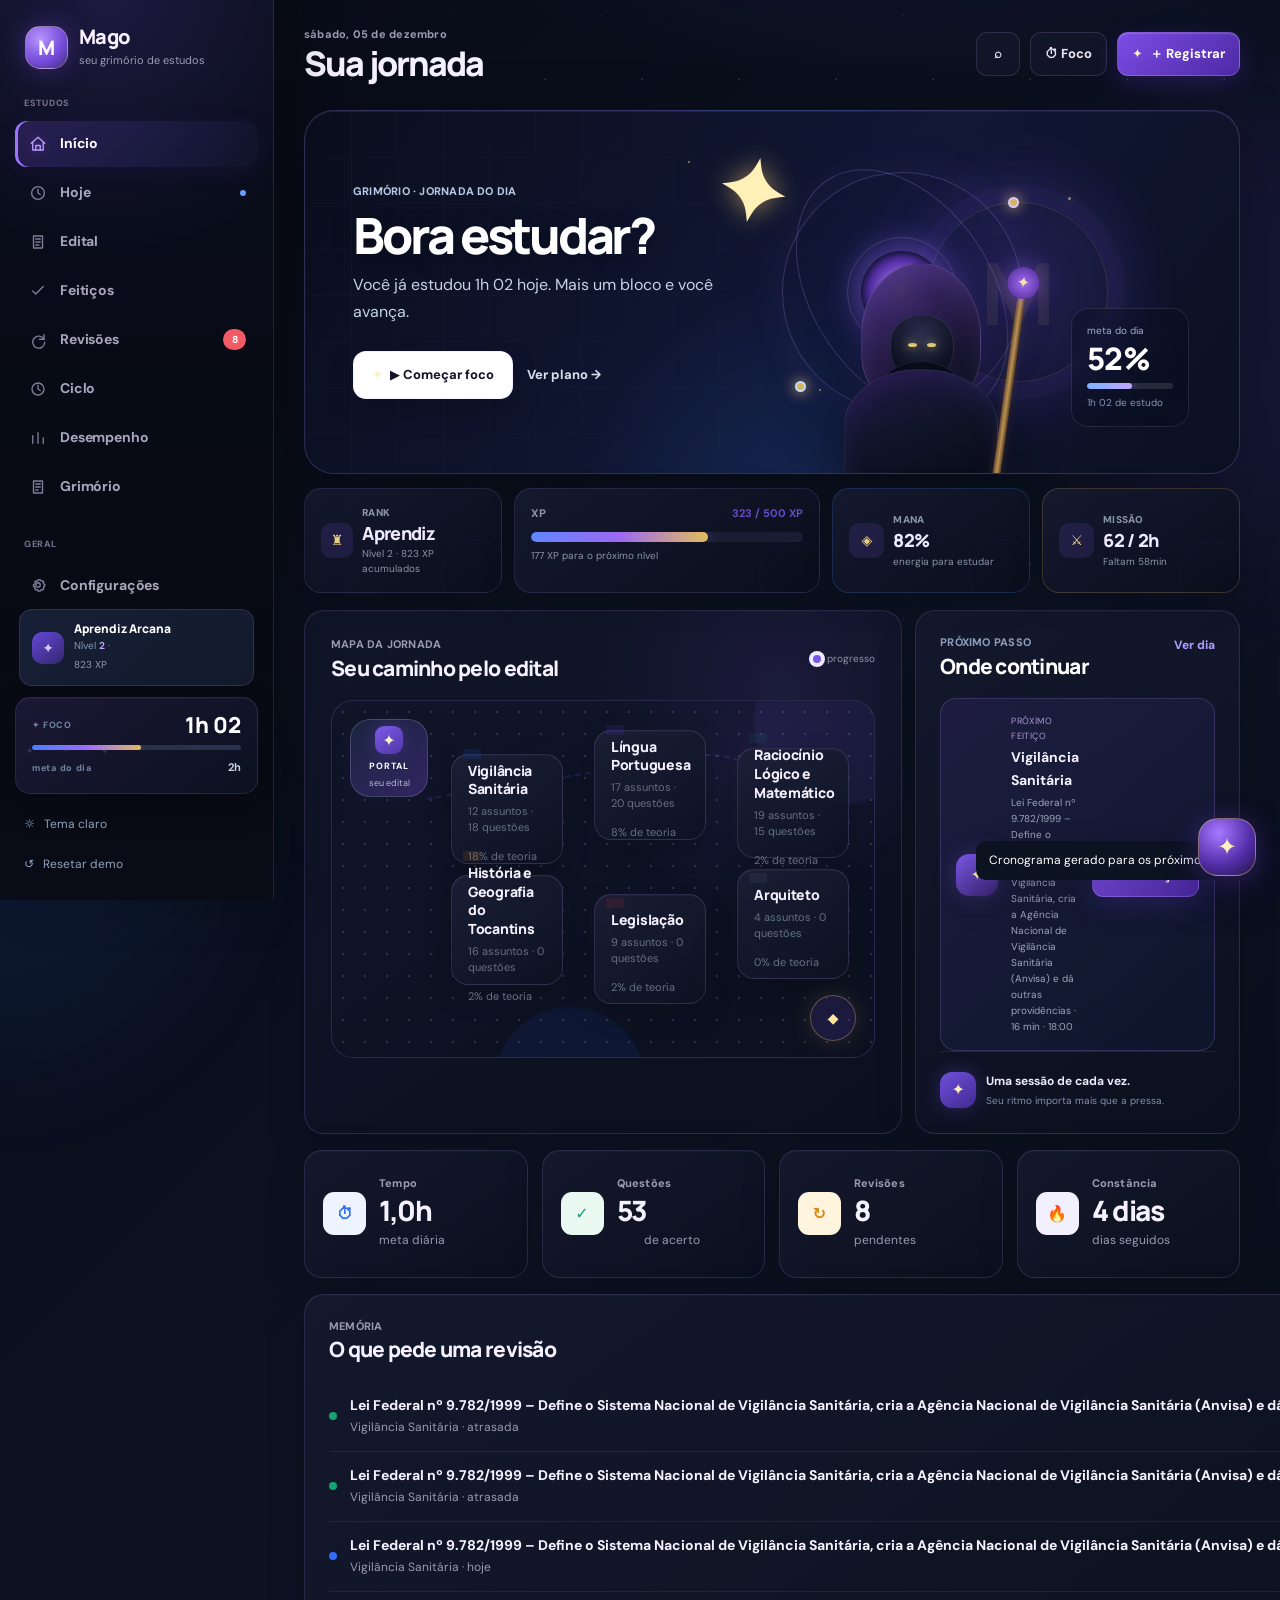
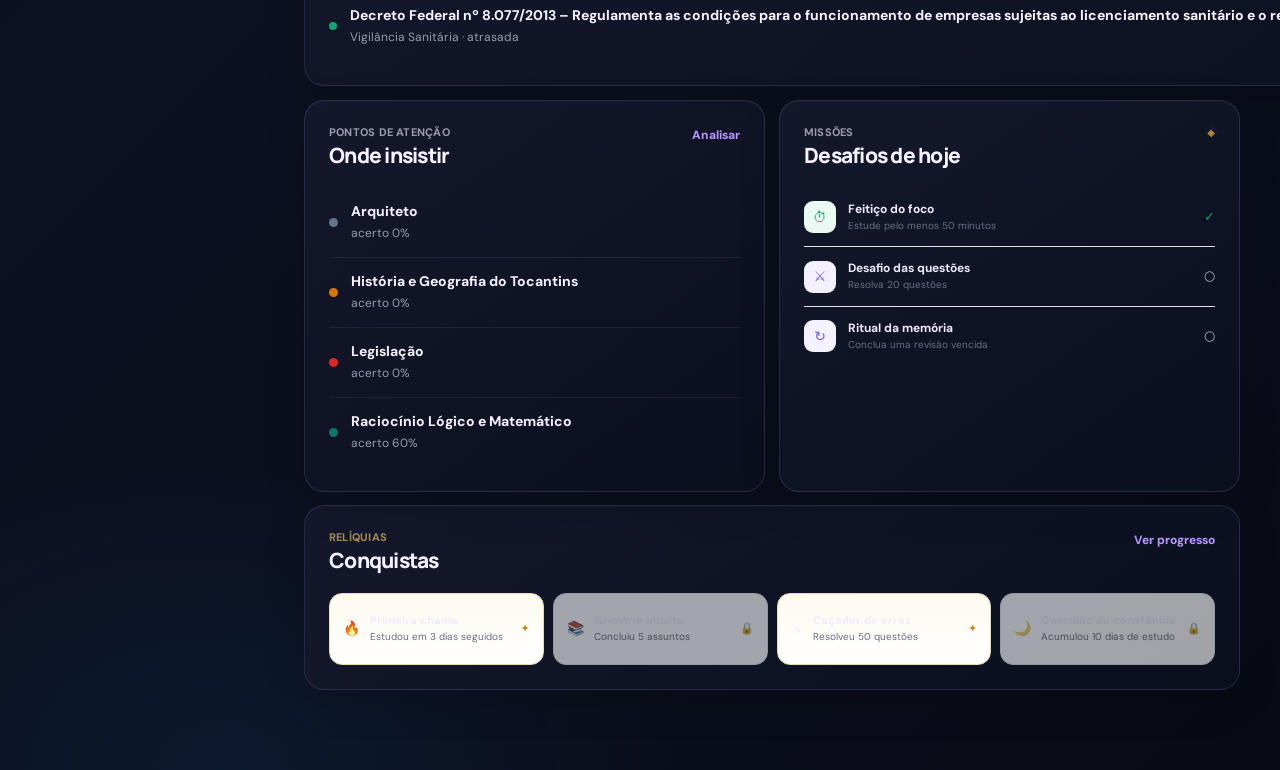
<file: index.html>
<!doctype html>
<html lang="pt-BR">
<head>
<meta charset="utf-8">
<meta name="viewport" content="width=device-width, initial-scale=1">
<meta name="theme-color" content="#0b1324">
<title>Mago — seu grimório de estudos</title>
<meta name="description" content="Planeje, estude, revise e acompanhe seu desempenho em um só lugar.">
<link rel="stylesheet" href="styles.css">
</head>
<body>
<div class="app-shell">
  <aside class="sidebar" id="sidebar">
    <div class="brand">
      <div class="brand-mark">M</div>
      <div><strong>Mago</strong><span>seu grimório de estudos</span></div>
    </div>

    <nav class="main-nav" aria-label="Navegação">
      <div class="nav-group-title">ESTUDOS</div>
      <button class="nav-item active" data-view="dashboard"><span>⌂</span><b>Início</b></button>
      <button class="nav-item" data-view="today"><span>◷</span><b>Hoje</b><em id="todayDot"></em></button>
      <button class="nav-item" data-view="edital"><span>☷</span><b>Edital</b></button>
      <button class="nav-item" data-view="questions"><span>✓</span><b>Feitiços</b></button>
      <button class="nav-item" data-view="reviews"><span>↻</span><b>Revisões</b><small id="reviewBadge">0</small></button>
      <button class="nav-item" data-view="cycle"><span>◌</span><b>Ciclo</b></button>
      <button class="nav-item" data-view="performance"><span>▥</span><b>Desempenho</b></button>
      <button class="nav-item" data-view="diary"><span>▤</span><b>Grimório</b></button>

      <div class="nav-group-title lower">GERAL</div>
      <button class="nav-item" data-action="settings"><span>⚙</span><b>Configurações</b></button>
    </nav>

    <div class="sidebar-footer">
      <div class="mage-profile"><div class="avatar-rune">✦</div><div><strong>Aprendiz Arcana</strong><span>Nível <b id="sideLevel">1</b> · <span id="sideXp">0 XP</span></span></div></div>
      <div class="sidebar-focus">
        <div class="sidebar-focus-top"><span>✦ FOCO</span><strong id="sideMinutes">0min</strong></div>
        <div class="progress-track small"><span id="sideProgress"></span></div>
        <div class="sidebar-focus-bottom"><span>meta do dia</span><b id="sideGoal">2h</b></div>
      </div>
      <button class="sidebar-link" id="themeButton">☼ <span>Tema</span></button>
      <button class="sidebar-link" id="resetButton">↺ <span>Resetar demo</span></button>
    </div>
  </aside>

  <main class="content">
    <header class="topbar">
      <div class="topbar-title">
        <button class="mobile-menu" id="mobileMenu" aria-label="Abrir menu">☰</button>
        <div><span class="eyebrow" id="dateLabel">Hoje</span><h1 id="pageTitle">Sua jornada</h1></div>
      </div>
      <div class="topbar-actions">
        <button class="icon-btn" id="globalSearchButton" title="Pesquisar">⌕</button>
        <button class="outline-btn" id="headerFocusButton">⏱ <span>Foco</span></button>
        <button class="primary-btn" id="headerRegisterButton">＋ Registrar</button>
      </div>
    </header>

    <div class="mobile-overlay" id="mobileOverlay"></div>

    <section class="page active" id="dashboardPage">
      <div class="mage-hero">
        <div class="hero-stars" aria-hidden="true"><i></i><i></i><i></i><i></i><i></i></div>
        <div class="hero-sigil" aria-hidden="true">✦</div>
        <div class="hero-copy">
          <span class="eyebrow light">GRIMÓRIO · JORNADA DO DIA</span>
          <h2 id="heroTitle">Bora estudar?</h2>
          <p id="heroText">Escolha uma matéria e avance uma etapa da sua jornada.</p>
          <div class="hero-actions">
            <button class="hero-primary" data-action="focus">▶ Começar foco</button>
            <button class="hero-secondary" data-view-target="today">Ver plano →</button>
          </div>
        </div>
        <div class="mage-portrait" aria-hidden="true">
          <div class="mage-hood"><span class="mage-face"><i></i><i></i></span></div>
          <div class="mage-robe"></div>
          <div class="mage-staff"><b>✦</b></div>
        </div>
        <div class="hero-orbit" aria-hidden="true">
          <div class="orbit orbit-a"></div>
          <div class="orbit orbit-b"></div>
          <div class="orb-core"><span>✦</span></div>
          <div class="orbit-dot dot-a"></div>
          <div class="orbit-dot dot-b"></div>
        </div>
        <div class="hero-progress">
          <span>meta do dia</span>
          <strong id="heroPct">0%</strong>
          <div class="hero-progress-track"><i id="heroProgressBar"></i></div>
          <small id="heroGoalCaption">0min de estudo</small>
        </div>
      </div>

      <div class="rpg-strip">
        <article class="rpg-card rank-card">
          <div class="rpg-card-icon">♜</div>
          <div><span>RANK</span><strong id="rankName">Aprendiz</strong><small id="rankText">Continue acumulando XP</small></div>
        </article>
        <article class="rpg-card xp-card">
          <div class="xp-head"><span>XP</span><b id="xpText">0 / 500 XP</b></div>
          <div class="xp-track"><span id="xpBar"></span></div>
          <small id="xpNext">até o próximo nível</small>
        </article>
        <article class="rpg-card mana-card">
          <div class="rpg-card-icon">◈</div>
          <div><span>MANA</span><strong id="manaText">100%</strong><small>energia para estudar</small></div>
        </article>
        <article class="rpg-card quest-card">
          <div class="rpg-card-icon">⚔</div>
          <div><span>MISSÃO</span><strong id="questText">0 / 2h</strong><small id="questSub">complete a meta</small></div>
        </article>
      </div>

      <div class="adventure-layout">
        <section class="card journey-card">
          <div class="section-head journey-head">
            <div>
              <span class="eyebrow">MAPA DA JORNADA</span>
              <h3>Seu caminho pelo edital</h3>
            </div>
            <span class="journey-legend"><i></i> progresso</span>
          </div>
          <div class="journey-map">
            <div class="map-path" aria-hidden="true"></div>
            <div class="map-glow map-glow-a" aria-hidden="true"></div>
            <div class="map-glow map-glow-b" aria-hidden="true"></div>
            <div class="journey-gate">
              <div class="gate-rune">✦</div>
              <strong>PORTAL</strong>
              <small>seu edital</small>
            </div>
            <div class="journey-nodes" id="subjectCards"></div>
            <div class="journey-treasure" aria-hidden="true"><span>◆</span></div>
          </div>
        </section>

        <section class="card continue-card">
          <div class="section-head">
            <div><span class="eyebrow">PRÓXIMO PASSO</span><h3>Onde continuar</h3></div>
            <button class="text-btn" data-view-target="today">Ver dia</button>
          </div>
          <div id="nextStudy"></div>
          <div class="continue-footer">
            <div class="mini-orb">✦</div>
            <div><strong>Uma sessão de cada vez.</strong><small>Seu ritmo importa mais que a pressa.</small></div>
          </div>
        </section>
      </div>

      <div class="metric-grid">
        <article class="metric"><div class="metric-icon blue">⏱</div><div><span>Tempo</span><strong id="metricMinutes">0h 00</strong><small>meta diária</small></div></article>
        <article class="metric"><div class="metric-icon green">✓</div><div><span>Questões</span><strong id="metricQuestions">0</strong><small><b id="metricAccuracy">0%</b> de acerto</small></div></article>
        <article class="metric"><div class="metric-icon amber">↻</div><div><span>Revisões</span><strong id="metricReviews">0</strong><small>pendentes</small></div></article>
        <article class="metric"><div class="metric-icon purple">🔥</div><div><span>Constância</span><strong id="metricStreak">0 dias</strong><small>dias seguidos</small></div></article>
      </div>

      <div class="home-grid">
        <section class="card review-home-card">
          <div class="section-head"><div><span class="eyebrow">MEMÓRIA</span><h3>O que pede uma revisão</h3></div><button class="text-btn" data-view-target="reviews">Abrir fila</button></div>
          <div id="reviewPreview"></div>
        </section>

        <section class="card rhythm-card">
          <div class="section-head"><div><span class="eyebrow">RITMO</span><h3>Seus últimos dias</h3></div><span class="section-note" id="weekTotal">0h</span></div>
          <div class="week-chart" id="weekChart"></div>
        </section>
      </div>

      <div class="home-grid">
        <section class="card">
          <div class="section-head"><div><span class="eyebrow">PONTOS DE ATENÇÃO</span><h3>Onde insistir</h3></div><button class="text-btn" data-view-target="performance">Analisar</button></div>
          <div id="attentionList"></div>
        </section>
        <section class="card quest-panel">
          <div class="section-head"><div><span class="eyebrow">MISSÕES</span><h3>Desafios de hoje</h3></div><span class="quest-gem">◆</span></div>
          <div id="questBoard"></div>
        </section>
      </div>

      <section class="card relic-card">
        <div class="section-head"><div><span class="eyebrow">RELÍQUIAS</span><h3>Conquistas</h3></div><button class="text-btn" data-view-target="performance">Ver progresso</button></div>
        <div id="achievementBoard" class="achievement-board"></div>
      </section>
    </section>

    <section class="page" id="todayPage">
      <div class="page-header"><div><span class="eyebrow">PLANO DO DIA</span><p>Escolha o próximo bloco e comece. O Mago deixa uma única próxima ação visível para reduzir decisões.</p></div><div class="button-row"><button class="outline-btn" data-action="schedule">✦ Cronograma</button><button class="primary-btn" data-action="focus">▶ Começar</button></div></div>

      <div class="today-top-grid">
        <section class="card goal-card">
          <div class="goal-top"><div><span class="eyebrow">META DIÁRIA</span><h3 id="goalTitle">2h de estudo</h3></div><strong id="goalPct">0%</strong></div>
          <div class="big-progress"><span id="goalBar"></span></div>
          <div class="goal-bottom"><span id="goalDone">0min estudados</span><span id="goalTarget">120min de meta</span></div>
        </section>

        <section class="card focus-card">
          <div class="section-head"><div><span class="eyebrow">FOCO</span><h3>Cronômetro</h3></div></div>
          <div class="focus-display" id="focusDisplay">25:00</div>
          <div class="focus-row"><button class="outline-btn" id="focusReset">Resetar</button><button class="primary-btn" id="focusToggle">Começar</button><button class="outline-btn" id="focusFinish">Registrar</button></div>
          <div class="preset-row"><button data-preset="25">25 min</button><button data-preset="50">50 min</button><button data-preset="90">90 min</button></div>
          <select id="focusSubject" class="wide-select"><option value="">Escolha uma matéria</option></select>
          <input id="focusTopic" class="wide-input" placeholder="Assunto (opcional)">
        </section>
      </div>

      <section class="card schedule-card">
        <div class="section-head"><div><span class="eyebrow">CRONOGRAMA REAL</span><h3>Seus próximos blocos</h3></div><span class="section-note">uma tarefa por vez</span></div>
        <div id="scheduleBoard"></div>
      </section>
      <section class="card">
        <div class="section-head"><div><span class="eyebrow">CICLO</span><h3>Plano de hoje</h3></div><button class="text-btn" data-view-target="cycle">Ajustar ciclo</button></div>
        <div id="todayPlan"></div>
      </section>

      <section class="card">
        <div class="section-head"><div><span class="eyebrow">REGISTROS</span><h3>Feito hoje</h3></div><button class="text-btn" data-action="study">＋ Registrar estudo</button></div>
        <div id="todaySessions"></div>
      </section>
    </section>

    <section class="page" id="editalPage">
      <div class="page-header"><div><span class="eyebrow">EDITAL VERTICALIZADO</span><p>Acompanhe cada assunto do seu edital.</p></div><div class="button-row"><button class="outline-btn" data-action="import">⇩ Importar</button><button class="primary-btn" data-action="topic">＋ Adicionar</button></div></div>
      <div class="summary-strip" id="editalSummary"></div>
      <div class="toolbar card"><div class="search-field">⌕<input id="topicSearch" placeholder="Buscar assunto ou matéria..."></div><select id="topicSubjectFilter"><option value="">Todas as matérias</option></select><select id="topicStatusFilter"><option value="">Todos os status</option><option value="nao-iniciado">Não iniciado</option><option value="andamento">Em andamento</option><option value="concluido">Concluído</option><option value="revisar">Revisar</option></select></div>
      <div class="edital-sections" id="editalSections"></div>
    </section>

    <section class="page" id="questionsPage">
      <div class="page-header"><div><span class="eyebrow">BANCO DE QUESTÕES</span><p>Registre seus blocos e transforme erro em diagnóstico.</p></div><button class="primary-btn" data-action="questions">＋ Registrar bloco</button></div>
      <div class="metric-grid three">
        <article class="big-metric"><span>Resolvidas</span><strong id="questionTotal">0</strong></article>
        <article class="big-metric"><span>Acertos</span><strong id="questionCorrect">0</strong></article>
        <article class="big-metric"><span>Aproveitamento</span><strong id="questionPercent">0%</strong></article>
      </div>
      <div class="grid-2">
        <section class="card"><div class="section-head"><div><span class="eyebrow">DESEMPENHO</span><h3>Por matéria</h3></div></div><div id="questionBySubject"></div></section>
        <section class="card"><div class="section-head"><div><span class="eyebrow">CADERNO DE ERROS</span><h3>Mais difíceis</h3></div></div><div id="errorNotebook"></div></section>
      </div>
      <section class="card"><div class="section-head"><div><span class="eyebrow">HISTÓRICO</span><h3>Histórico</h3></div></div><div id="questionHistory"></div></section>
    </section>

    <section class="page" id="reviewsPage">
      <div class="page-header"><div><span class="eyebrow">REVISÃO ESPAÇADA</span><p>Veja o que revisar agora.</p></div><button class="outline-btn" data-action="review">＋ Agendar</button></div>
      <div class="review-tabs"><button class="review-tab active" data-review-tab="all">Todas</button><button class="review-tab" data-review-tab="today">Hoje</button><button class="review-tab" data-review-tab="overdue">Atrasadas</button><button class="review-tab" data-review-tab="future">Próximas</button></div>
      <div class="review-grid" id="reviewGrid"></div>
    </section>

    <section class="page" id="cyclePage">
      <div class="page-header"><div><span class="eyebrow">CICLO DE ESTUDOS</span><p>Distribua suas horas entre as matérias.</p></div><div class="button-row"><button class="outline-btn" data-action="auto-cycle">✦ Auto-organizar</button><button class="primary-btn" data-action="cycle">＋ Matéria</button></div></div>
      <div class="cycle-overview card"><div><span class="eyebrow">HORAS</span><strong id="cycleHours">0h</strong><small>no ciclo</small></div><div><span class="eyebrow">ESTUDADO</span><strong id="cycleStudied">0h</strong><small>últimos 7 dias</small></div><div><span class="eyebrow">EDITAL</span><strong id="cycleCoverage">0%</strong><small>da semana</small></div></div>
      <section class="card"><div class="section-head"><div><span class="eyebrow">DISTRIBUIÇÃO</span><h3>Matérias no ciclo</h3></div></div><div id="cycleList"></div></section><section class="card"><div class="section-head"><div><span class="eyebrow">GRIMÓRIO</span><h3>Gerenciar matérias</h3></div><button class="primary-btn" data-action="subject">＋ Nova matéria</button></div><div id="subjectManager"></div></section>
    </section>

    <section class="page" id="performancePage">
      <div class="page-header"><div><span class="eyebrow">ANÁLISE</span><p>Veja onde seu tempo, seus acertos e sua constância estão.</p></div><div class="button-row"><button class="outline-btn" data-action="restore">⇩ Restaurar backup</button><input id="restoreInput" type="file" accept="application/json,.json" hidden><button class="outline-btn" data-action="export">⇧ Exportar dados</button></div></div>
      <div class="analytics-grid">
        <section class="card"><div class="section-head"><div><span class="eyebrow">TEMPO</span><h3>Tempo por matéria</h3></div></div><div id="timeBySubject"></div></section>
        <section class="card"><div class="section-head"><div><span class="eyebrow">COBERTURA</span><h3>Cobertura do edital</h3></div></div><div id="coverageBySubject"></div></section>
      </div>
      <section class="card"><div class="section-head"><div><span class="eyebrow">RESUMO</span><h3>Visão por matéria</h3></div></div><div class="table-wrap"><table class="data-table"><thead><tr><th>Matéria</th><th>Teoria</th><th>Questões</th><th>Acerto</th><th>Tempo</th><th>Prioridade</th></tr></thead><tbody id="performanceTable"></tbody></table></div></section><section class="card"><div class="section-head"><div><span class="eyebrow">HISTÓRICO DE ESTUDO</span><h3>Seus últimos registros</h3></div><span class="section-note">edite quando precisar</span></div><div id="studyHistory"></div></section>
    </section>

    <section class="page" id="diaryPage">
      <div class="page-header"><div><span class="eyebrow">DIÁRIO</span><p>Anote o que funcionou e o que precisa melhorar.</p></div></div>
      <div class="diary-layout">
        <form class="card diary-form" id="diaryForm"><div class="section-head"><div><span class="eyebrow">NOVA ENTRADA</span><h3>Como foi seu dia?</h3></div></div><label>Data<input id="diaryDate" type="date" required></label><label>Humor<select id="diaryMood"><option>😀</option><option>🙂</option><option>😐</option><option>😣</option></select></label><label>Escreva<textarea id="diaryText" rows="10" placeholder="Ex.: consegui avançar em..."></textarea></label><button class="primary-btn" type="submit">Salvar</button></form>
        <section class="card"><div class="section-head"><div><span class="eyebrow">HISTÓRICO</span><h3>Suas anotações</h3></div></div><div id="diaryEntries"></div></section>
      </div>
    </section>
  </main>
</div>

<div class="modal-backdrop" id="modalBackdrop" hidden>
  <div class="modal" role="dialog" aria-modal="true">
    <div class="modal-header"><div><span class="eyebrow">MAGO</span><h2 id="modalTitle">Registrar</h2></div><button class="icon-btn" id="modalClose">×</button></div>
    <form id="modalForm"><div id="modalFields"></div><div class="modal-actions"><button type="button" class="outline-btn" id="modalCancel">Cancelar</button><button type="submit" class="primary-btn">Salvar</button></div></form>
  </div>
</div>
<div class="toast" id="toast"></div>

<div class="arcane-chat" id="arcaneChat" aria-label="Assistente arcano">
  <button class="arcane-chat-toggle" id="arcaneChatToggle" aria-label="Abrir assistente">✦</button>
  <section class="arcane-chat-panel" id="arcaneChatPanel" aria-hidden="true">
    <div class="arcane-chat-head">
      <div class="mage-mini"><span>✦</span></div>
      <div><strong>Oráculo do Mago</strong><small>seu assistente arcano</small></div>
      <button class="arcane-chat-close" id="arcaneChatClose" aria-label="Fechar">×</button>
    </div>
    <div class="arcane-chat-messages" id="arcaneChatMessages">
      <div class="arcane-message mage"><span>✦</span><p>Olá, aprendiz. Posso te ajudar a decidir o próximo passo da sua jornada.</p></div>
    </div>
    <div class="arcane-quick">
      <button data-chat="O que devo estudar agora?">Próximo feitiço</button>
      <button data-chat="Como está meu progresso?">Meu progresso</button>
    </div>
    <form class="arcane-chat-form" id="arcaneChatForm">
      <input id="arcaneChatInput" autocomplete="off" placeholder="Conjure uma pergunta..." />
      <button type="submit" aria-label="Enviar">➜</button>
    </form>
  </section>
</div>
<script src="app.js"></script>
<script src="mage-ui.js"></script>
<script src="mago-enhanced.js"></script>
</body>
</html>
</file>
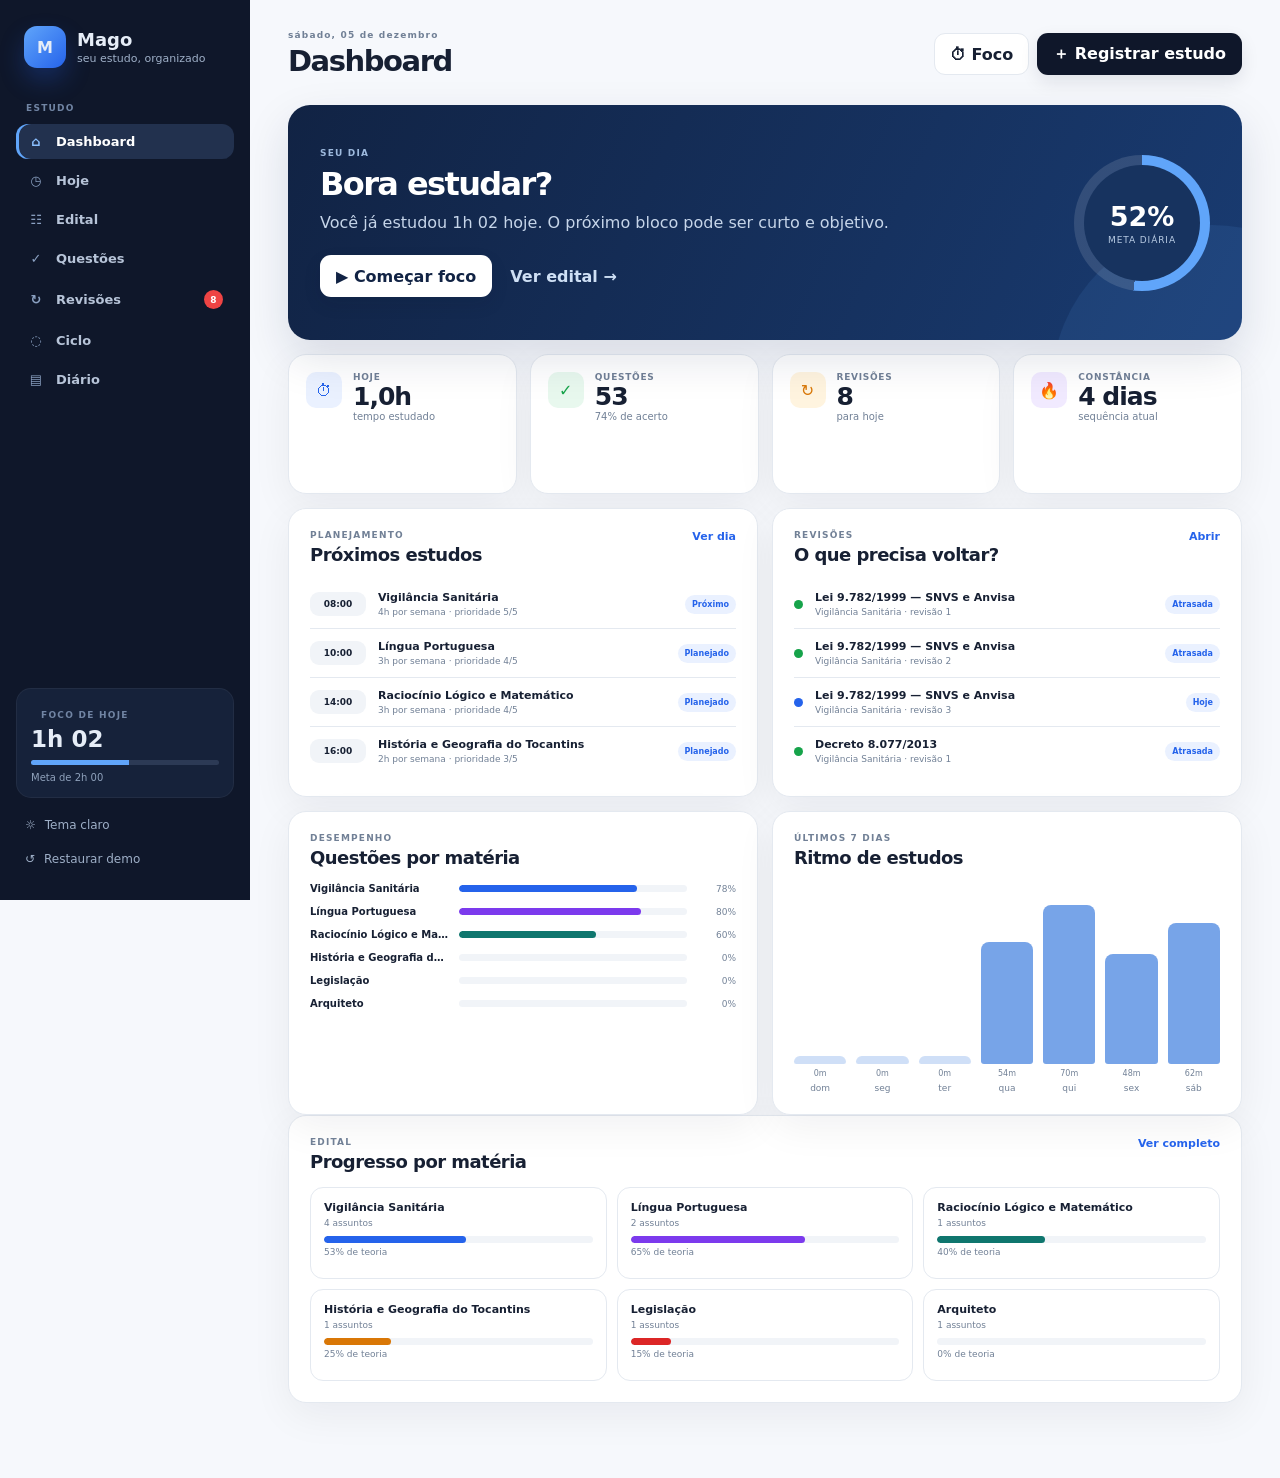
<file: deltinha-study-tracker/deltinha-study-tracker/index.html>
<!doctype html>
<html lang="pt-BR">
<head>
<meta charset="utf-8">
<meta name="viewport" content="width=device-width, initial-scale=1">
<meta name="theme-color" content="#0f172a">
<title>Mago — plataforma de estudos</title>
<meta name="description" content="Edite seu edital, estude, registre questões e acompanhe suas revisões.">
<link rel="stylesheet" href="styles.css">
</head>
<body>
<div class="app">
  <aside class="sidebar" id="sidebar">
    <div class="brand">
      <div class="brand-logo">M</div>
      <div><strong>Mago</strong><span>seu estudo, organizado</span></div>
    </div>
    <div class="sidebar-section">
      <span class="sidebar-label">ESTUDO</span>
      <nav class="nav">
        <button class="nav-item active" data-view="dashboard"><span class="nav-icon">⌂</span><span>Dashboard</span></button>
        <button class="nav-item" data-view="today"><span class="nav-icon">◷</span><span>Hoje</span></button>
        <button class="nav-item" data-view="edital"><span class="nav-icon">☷</span><span>Edital</span></button>
        <button class="nav-item" data-view="questions"><span class="nav-icon">✓</span><span>Questões</span></button>
        <button class="nav-item" data-view="reviews"><span class="nav-icon">↻</span><span>Revisões</span><b class="nav-badge" id="reviewBadge">0</b></button>
        <button class="nav-item" data-view="cycle"><span class="nav-icon">◌</span><span>Ciclo</span></button>
        <button class="nav-item" data-view="diary"><span class="nav-icon">▤</span><span>Diário</span></button>
      </nav>
    </div>
    <div class="sidebar-bottom">
      <div class="sidebar-focus">
        <span class="tiny-label">FOCO DE HOJE</span>
        <strong id="sidebarFocus">0min</strong>
        <div class="mini-progress"><span id="sidebarProgress"></span></div>
        <small id="sidebarFocusMeta">Meta de 2h</small>
      </div>
      <button class="side-action" id="themeButton">☼ <span>Tema claro</span></button>
      <button class="side-action" id="resetButton">↺ <span>Restaurar demo</span></button>
    </div>
  </aside>

  <main class="main">
    <header class="topbar">
      <div class="topbar-left">
        <button class="mobile-menu" id="mobileMenuButton">☰</button>
        <div><span class="eyebrow" id="dateLabel">Hoje</span><h1 id="pageTitle">Dashboard</h1></div>
      </div>
      <div class="top-actions">
        <button class="outline-button" id="timerHeaderButton">⏱ <span>Foco</span></button>
        <button class="primary-button" id="quickActionButton">＋ Registrar estudo</button>
      </div>
    </header>
    <div class="mobile-overlay" id="mobileOverlay"></div>

    <section class="view active" id="dashboardView">
      <div class="welcome-card">
        <div class="welcome-copy">
          <span class="eyebrow">SEU DIA</span>
          <h2 id="welcomeTitle">Bora estudar?</h2>
          <p id="welcomeText">Organize o próximo passo e avance no edital.</p>
          <div class="welcome-actions">
            <button class="primary-button" data-action="open-timer">▶ Começar foco</button>
            <button class="ghost-button" data-action="go-edital">Ver edital →</button>
          </div>
        </div>
        <div class="daily-ring" id="dailyRing"><div><strong id="dailyPercent">0%</strong><span>meta diária</span></div></div>
      </div>

      <div class="stats-grid">
        <article class="stat-card"><div class="stat-icon blue">⏱</div><span class="stat-label">Hoje</span><strong id="statToday">0h 00</strong><small>tempo estudado</small></article>
        <article class="stat-card"><div class="stat-icon green">✓</div><span class="stat-label">Questões</span><strong id="statQuestions">0</strong><small><span id="statAccuracy">0%</span> de acerto</small></article>
        <article class="stat-card"><div class="stat-icon amber">↻</div><span class="stat-label">Revisões</span><strong id="statReviews">0</strong><small>para hoje</small></article>
        <article class="stat-card"><div class="stat-icon purple">🔥</div><span class="stat-label">Constância</span><strong id="statStreak">0 dias</strong><small>sequência atual</small></article>
      </div>

      <div class="content-grid two-col">
        <section class="panel"><div class="panel-head"><div><span class="eyebrow">PLANEJAMENTO</span><h3>Próximos estudos</h3></div><button class="link-button" data-action="go-today">Ver dia</button></div><div id="dashboardSchedule"></div></section>
        <section class="panel"><div class="panel-head"><div><span class="eyebrow">REVISÕES</span><h3>O que precisa voltar?</h3></div><button class="link-button" data-action="go-reviews">Abrir</button></div><div id="dashboardReviews"></div></section>
      </div>

      <div class="content-grid two-col">
        <section class="panel"><div class="panel-head"><div><span class="eyebrow">DESEMPENHO</span><h3>Questões por matéria</h3></div></div><div id="subjectPerformance"></div></section>
        <section class="panel"><div class="panel-head"><div><span class="eyebrow">ÚLTIMOS 7 DIAS</span><h3>Ritmo de estudos</h3></div></div><div class="week-chart" id="weekChart"></div></section>
      </div>

      <section class="panel"><div class="panel-head"><div><span class="eyebrow">EDITAL</span><h3>Progresso por matéria</h3></div><button class="link-button" data-action="go-edital">Ver completo</button></div><div id="dashboardSubjects" class="subject-overview"></div></section>
    </section>

    <section class="view" id="todayView">
      <div class="page-intro"><div><span class="eyebrow">PLANO DIÁRIO</span><h2>Hoje</h2><p>Seu estudo em blocos claros e fáceis de acompanhar.</p></div><button class="primary-button" data-action="open-timer">▶ Começar foco</button></div>
      <div class="today-layout">
        <section class="panel"><div class="today-goal-head"><div><span class="eyebrow">META DO DIA</span><h3>2h de estudo</h3></div><strong id="todayGoalValue">0%</strong></div><div class="big-progress"><span id="todayBigProgress"></span></div><div class="goal-meta"><span id="todayGoalMinutes">0min feitos</span><span id="todayGoalTarget">120min meta</span></div></section>
        <section class="panel"><div class="panel-head"><div><span class="eyebrow">AÇÃO RÁPIDA</span><h3>Registrar agora</h3></div></div><div class="quick-grid"><button class="quick-tile" data-action="add-questions"><strong>+ Questões</strong><span>registre um bloco</span></button><button class="quick-tile" data-action="add-study"><strong>+ Estudo</strong><span>registre minutos</span></button><button class="quick-tile" data-action="go-diary"><strong>+ Diário</strong><span>anote como foi</span></button></div></section>
      </div>
      <section class="panel"><div class="panel-head"><div><span class="eyebrow">ROTINA</span><h3>Blocos do ciclo</h3></div><button class="link-button" data-action="go-cycle">Editar ciclo</button></div><div id="todayBlocks" class="study-blocks"></div></section>
      <section class="panel"><div class="panel-head"><div><span class="eyebrow">CONCLUÍDO HOJE</span><h3>Histórico de foco</h3></div></div><div id="todaySessions" class="simple-list"></div></section>
    </section>

    <section class="view" id="editalView">
      <div class="page-intro"><div><span class="eyebrow">EDITAL VERTICALIZADO</span><h2>Seu edital</h2><p>Teoria, questões, acertos, status e revisões em um só lugar.</p></div><button class="primary-button" data-action="add-topic">＋ Adicionar assunto</button></div>
      <div class="toolbar panel"><div class="search-box"><span>⌕</span><input id="topicSearch" placeholder="Buscar assunto..."></div><select id="subjectFilter"><option value="">Todas as matérias</option></select><select id="statusFilter"><option value="">Todos os status</option><option value="nao-iniciado">Não iniciado</option><option value="andamento">Em andamento</option><option value="concluido">Concluído</option><option value="revisar">Revisar</option></select></div>
      <section class="panel edital-panel"><div class="edital-summary" id="editalSummary"></div><div class="table-wrap"><table class="edital-table"><thead><tr><th>Assunto</th><th>Teoria</th><th>Questões</th><th>Acertos</th><th>Revisões</th><th>Status</th><th></th></tr></thead><tbody id="editalTableBody"></tbody></table></div></section>
    </section>

    <section class="view" id="questionsView">
      <div class="page-intro"><div><span class="eyebrow">BANCO DE QUESTÕES</span><h2>Questões</h2><p>Saiba quantas você fez e como está seu aproveitamento.</p></div><button class="primary-button" data-action="add-questions">＋ Registrar bloco</button></div>
      <div class="stats-grid three"><article class="metric-banner"><span>Total resolvidas</span><strong id="qTotal">0</strong></article><article class="metric-banner"><span>Acertos</span><strong id="qCorrect">0</strong></article><article class="metric-banner"><span>Percentual</span><strong id="qPercent">0%</strong></article></div>
      <section class="panel"><div class="panel-head"><div><span class="eyebrow">HISTÓRICO</span><h3>Blocos registrados</h3></div></div><div id="questionHistory" class="question-history"></div></section>
    </section>

    <section class="view" id="reviewsView">
      <div class="page-intro"><div><span class="eyebrow">REVISÃO ESPAÇADA</span><h2>Revisões</h2><p>Controle 24h, 7 dias, 30 dias e próximas revisões.</p></div><button class="outline-button" data-action="add-review">＋ Agendar revisão</button></div>
      <div class="review-filters"><button class="filter-chip active" data-review-filter="all">Todas</button><button class="filter-chip" data-review-filter="today">Hoje</button><button class="filter-chip" data-review-filter="overdue">Atrasadas</button><button class="filter-chip" data-review-filter="future">Próximas</button></div>
      <div class="review-grid" id="reviewGrid"></div>
    </section>

    <section class="view" id="cycleView">
      <div class="page-intro"><div><span class="eyebrow">CICLO DE ESTUDOS</span><h2>Seu ciclo</h2><p>Distribua suas horas entre as matérias.</p></div><button class="primary-button" data-action="add-cycle">＋ Adicionar matéria</button></div>
      <section class="panel cycle-head"><div><span class="eyebrow">SEMANA ATUAL</span><h3 id="cycleTotalTitle">0h planejadas</h3><p id="cycleSubtitle">0 matérias</p></div><div class="cycle-total"><strong id="cycleStudied">0h</strong><span>estudadas nos últimos 7 dias</span></div></section>
      <section class="panel"><div id="cycleList" class="cycle-list"></div></section>
    </section>

    <section class="view" id="diaryView">
      <div class="page-intro"><div><span class="eyebrow">DIÁRIO DE ESTUDOS</span><h2>Diário</h2><p>Anote seu rendimento e o próximo passo.</p></div></div>
      <div class="diary-layout">
        <form class="panel diary-form" id="diaryForm"><div class="panel-head"><div><span class="eyebrow">NOVA ENTRADA</span><h3>Como foi?</h3></div></div><label>Data<input type="date" id="diaryDate" required></label><label>Humor<select id="diaryMood"><option>😀</option><option>🙂</option><option>😐</option><option>😣</option></select></label><label>Anotação<textarea id="diaryText" rows="9" placeholder="Ex.: Hoje rendi bem em Português..."></textarea></label><button class="primary-button" type="submit">Salvar no diário</button></form>
        <section class="panel"><div class="panel-head"><div><span class="eyebrow">HISTÓRICO</span><h3>Suas anotações</h3></div></div><div id="diaryList" class="diary-list"></div></section>
      </div>
    </section>
  </main>
</div>

<div class="modal-backdrop" id="modalBackdrop" hidden>
  <div class="modal" role="dialog" aria-modal="true">
    <div class="modal-head"><div><span class="eyebrow">MAGO</span><h2 id="modalTitle">Registrar</h2></div><button class="icon-button" id="modalClose">×</button></div>
    <form id="modalForm"><div id="modalFields"></div><div class="modal-actions"><button type="button" class="outline-button" id="modalCancel">Cancelar</button><button type="submit" class="primary-button">Salvar</button></div></form>
  </div>
</div>
<div class="toast" id="toast"></div>
<script src="app.js"></script>
</body>
</html>
</file>
<file: styles.css>
@import url('https://fonts.googleapis.com/css2?family=DM+Sans:wght@400;500;600;700&family=Manrope:wght@600;700;800&display=swap');

:root{
  --bg:#f4f6fa;
  --surface:#ffffff;
  --surface-2:#f8fafc;
  --surface-3:#eef2f7;
  --ink:#111827;
  --ink-soft:#334155;
  --muted:#7a8799;
  --line:#e6eaf0;
  --navy:#0b1220;
  --navy-2:#121d31;
  --blue:#2f6df6;
  --blue-2:#6ea0ff;
  --blue-soft:#edf3ff;
  --green:#14a36f;
  --green-soft:#eaf9f2;
  --amber:#d88918;
  --amber-soft:#fff5df;
  --red:#dc5d66;
  --red-soft:#fff0f1;
  --purple:#7a5cf5;
  --purple-soft:#f2efff;
  --shadow-sm:0 1px 2px rgba(15,23,42,.03),0 7px 20px rgba(15,23,42,.035);
  --shadow-md:0 16px 42px rgba(15,23,42,.055);
  --radius:20px;
}

*{box-sizing:border-box}
html{scroll-behavior:smooth}
body{
  margin:0;
  min-height:100vh;
  background:
    radial-gradient(circle at 84% -12%,rgba(47,109,246,.06),transparent 30%),
    var(--bg);
  color:var(--ink);
  font-family:"DM Sans",Inter,ui-sans-serif,system-ui,-apple-system,"Segoe UI",sans-serif;
  -webkit-font-smoothing:antialiased;
}
button,input,select,textarea{font:inherit}
button{cursor:pointer}
button,input,select,textarea{outline:none}
button:focus-visible,input:focus-visible,select:focus-visible,textarea:focus-visible{
  outline:3px solid rgba(47,109,246,.14);
  outline-offset:2px;
}

.app-shell{min-height:100vh;display:flex}
.sidebar{
  position:fixed;
  inset:0 auto 0 0;
  width:264px;
  padding:22px 15px 16px;
  background:
    radial-gradient(circle at 0 0,rgba(110,160,255,.12),transparent 26%),
    linear-gradient(180deg,#0c1424 0%,#0a1120 100%);
  color:#eef4fc;
  border-right:1px solid rgba(255,255,255,.05);
  display:flex;
  flex-direction:column;
  z-index:50;
}
.brand{
  display:flex;
  align-items:center;
  gap:11px;
  padding:4px 10px 26px;
}
.brand-mark{
  width:43px;
  height:43px;
  display:grid;
  place-items:center;
  border-radius:14px;
  background:linear-gradient(145deg,#79acff,#2f6df6);
  color:#fff;
  font:800 20px/1 "Manrope",sans-serif;
  box-shadow:0 12px 26px rgba(47,109,246,.28);
}
.brand strong{display:block;font:800 17px/1.1 "Manrope",sans-serif;letter-spacing:-.03em}
.brand span{display:block;color:#8fa1ba;font-size:10px;margin-top:4px}
.main-nav{display:grid;gap:3px}
.nav-group-title{
  margin:0 9px 8px;
  color:#64758f;
  font-size:8px;
  letter-spacing:.16em;
  font-weight:800;
}
.nav-group-title.lower{margin-top:24px}
.nav-item{
  width:100%;
  min-height:42px;
  padding:0 11px;
  border:0;
  border-radius:12px;
  background:transparent;
  color:#aebbd0;
  display:flex;
  align-items:center;
  gap:11px;
  text-align:left;
  transition:.18s ease;
}
.nav-item span{
  width:20px;
  text-align:center;
  color:#8194af;
  font-size:14px;
}
.nav-item b{
  font-size:11px;
  font-weight:700;
  letter-spacing:-.01em;
}
.nav-item:hover{
  background:rgba(255,255,255,.055);
  color:#fff;
}
.nav-item.active{
  color:#fff;
  background:linear-gradient(90deg,rgba(86,139,235,.17),rgba(86,139,235,.07));
  box-shadow:inset 3px 0 #69a5ff,0 4px 12px rgba(0,0,0,.08);
}
.nav-item.active span{color:#8abaff}
.nav-item small{
  margin-left:auto;
  min-width:20px;
  height:19px;
  padding:0 5px;
  display:grid;
  place-items:center;
  border-radius:99px;
  background:#f05b65;
  color:#fff;
  font-size:8px;
  font-weight:800;
}
.nav-item em{
  width:6px;
  height:6px;
  margin-left:auto;
  border-radius:50%;
  background:#62a1ff;
  display:none;
}
.sidebar-footer{margin-top:auto}
.sidebar-focus{
  padding:14px;
  margin-bottom:10px;
  border:1px solid rgba(255,255,255,.06);
  border-radius:15px;
  background:linear-gradient(180deg,#111c30,#10192a);
}
.sidebar-focus-top,.sidebar-focus-bottom{
  display:flex;
  justify-content:space-between;
  align-items:center;
}
.sidebar-focus-top span,.sidebar-focus-bottom span{
  color:#70839f;
  font-size:8px;
  letter-spacing:.12em;
  font-weight:800;
}
.sidebar-focus-top strong{
  color:#fff;
  font:800 20px/1 "Manrope",sans-serif;
}
.sidebar-focus-bottom{margin-top:7px}
.sidebar-focus-bottom b{color:#c7d4e6;font-size:9px}
.progress-track{
  height:7px;
  overflow:hidden;
  border-radius:999px;
  background:var(--surface-3);
}
.sidebar .progress-track{background:#25344c}
.progress-track span{
  display:block;
  width:0;
  height:100%;
  border-radius:inherit;
  background:linear-gradient(90deg,#3274f7,#79adff);
}
.sidebar .progress-track.small{height:5px;margin:9px 0}
.sidebar-link{
  width:100%;
  min-height:37px;
  padding:0 9px;
  border:0;
  background:transparent;
  border-radius:10px;
  color:#8fa1ba;
  display:flex;
  align-items:center;
  gap:9px;
  text-align:left;
  font-size:10px;
  transition:.18s ease;
}
.sidebar-link:hover{background:rgba(255,255,255,.05);color:#fff}

.content{
  width:calc(100% - 264px);
  max-width:1540px;
  margin-left:264px;
  padding:27px 40px 80px;
}
.topbar{
  display:flex;
  justify-content:space-between;
  align-items:center;
  gap:20px;
  margin-bottom:24px;
}
.topbar-title{display:flex;align-items:center;gap:10px}
.topbar h1{
  margin:4px 0 0;
  font:800 28px/1.05 "Manrope",sans-serif;
  letter-spacing:-.055em;
}
.eyebrow{
  display:block;
  color:var(--muted);
  font-size:8px;
  line-height:1;
  letter-spacing:.16em;
  text-transform:uppercase;
  font-weight:800;
}
.topbar-actions{display:flex;align-items:center;gap:8px}
.mobile-menu{
  display:none;
  width:40px;
  height:40px;
  border:1px solid var(--line);
  border-radius:11px;
  background:var(--surface);
  color:var(--ink);
}
.icon-btn,.outline-btn,.primary-btn,.hero-primary,.hero-secondary{
  min-height:41px;
  border-radius:11px;
  padding:0 14px;
  font-weight:750;
  transition:.18s ease;
}
.icon-btn,.outline-btn{
  border:1px solid var(--line);
  background:var(--surface);
  color:var(--ink);
}
.icon-btn{width:41px;padding:0}
.outline-btn:hover,.icon-btn:hover{border-color:#ced7e3;transform:translateY(-1px)}
.primary-btn{
  border:1px solid transparent;
  background:var(--navy);
  color:#fff;
  box-shadow:0 8px 20px rgba(11,18,32,.10);
}
.primary-btn:hover{transform:translateY(-1px);box-shadow:0 10px 23px rgba(11,18,32,.14)}
.text-btn{
  padding:3px 0;
  border:0;
  background:transparent;
  color:var(--blue);
  font-size:10px;
  font-weight:800;
}
.page{display:none}.page.active{display:block}
.mobile-overlay{display:none}

.hero{
  position:relative;
  min-height:248px;
  padding:31px 34px;
  border-radius:24px;
  overflow:hidden;
  color:#fff;
  display:flex;
  align-items:center;
  justify-content:space-between;
  gap:35px;
  background:
    radial-gradient(circle at 83% 42%,rgba(110,160,255,.18),transparent 24%),
    radial-gradient(circle at 65% -45%,rgba(145,181,255,.11),transparent 35%),
    linear-gradient(120deg,#10203a 0%,#193c70 100%);
  box-shadow:0 22px 55px rgba(17,34,62,.13);
}
.hero:before{
  content:"";
  position:absolute;
  right:-95px;
  bottom:-185px;
  width:350px;
  height:350px;
  border-radius:50%;
  border:1px solid rgba(255,255,255,.08);
  box-shadow:0 0 0 26px rgba(255,255,255,.018),0 0 0 52px rgba(255,255,255,.012);
}
.hero-copy{position:relative;z-index:2}
.hero h2{
  margin:8px 0 7px;
  font:800 34px/1 "Manrope",sans-serif;
  letter-spacing:-.06em;
}
.hero p{
  max-width:650px;
  margin:0 0 21px;
  color:#c7d6ea;
  font-size:12px;
  line-height:1.7;
}
.hero-actions{display:flex;align-items:center;gap:13px}
.hero-primary,.hero-secondary{border:0}
.hero-primary{background:#fff;color:#10203a}
.hero-secondary{background:transparent;color:#cfe1f7;padding-left:1px}
.hero-primary:hover,.hero-secondary:hover{transform:translateY(-1px)}
.hero-ring{
  position:relative;
  z-index:2;
  width:144px;
  height:144px;
  flex:0 0 auto;
  border-radius:50%;
  display:grid;
  place-items:center;
  background:conic-gradient(#6ca4ff 0deg,#6ca4ff 0deg,rgba(255,255,255,.11) 0deg);
}
.hero-ring:after{
  content:"";
  position:absolute;
  inset:10px;
  border-radius:50%;
  background:#17365f;
}
.hero-ring>div{position:relative;z-index:1;text-align:center}
.hero-ring strong{display:block;font:800 28px/1 "Manrope",sans-serif;letter-spacing:-.05em}
.hero-ring span{
  display:block;
  margin-top:5px;
  color:#b6cae4;
  font-size:8px;
  text-transform:uppercase;
  letter-spacing:.1em;
}

.metric-grid{
  display:grid;
  grid-template-columns:repeat(4,1fr);
  gap:12px;
  margin:13px 0;
}
.metric{
  min-height:116px;
  padding:16px;
  background:var(--surface);
  border:1px solid var(--line);
  border-radius:16px;
  box-shadow:var(--shadow-sm);
  display:flex;
  align-items:center;
  gap:11px;
  transition:.18s ease;
}
.metric:hover{transform:translateY(-2px);box-shadow:var(--shadow-md)}
.metric-icon{
  width:39px;
  height:39px;
  flex:0 0 auto;
  border-radius:11px;
  display:grid;
  place-items:center;
  font-weight:900;
}
.metric-icon.blue{background:var(--blue-soft);color:var(--blue)}
.metric-icon.green{background:var(--green-soft);color:var(--green)}
.metric-icon.amber{background:var(--amber-soft);color:var(--amber)}
.metric-icon.purple{background:var(--purple-soft);color:var(--purple)}
.metric span{
  display:block;
  color:var(--muted);
  font-size:8px;
  letter-spacing:.07em;
  text-transform:uppercase;
  font-weight:800;
}
.metric strong{
  display:block;
  margin:3px 0 1px;
  font:800 24px/1.05 "Manrope",sans-serif;
  letter-spacing:-.045em;
}
.metric small{color:var(--muted);font-size:9px}
.metric small b{color:var(--ink)}

.grid-2{
  display:grid;
  grid-template-columns:1fr 1fr;
  gap:13px;
  margin-top:13px;
}
.card{
  background:rgba(255,255,255,.97);
  border:1px solid var(--line);
  border-radius:18px;
  box-shadow:var(--shadow-sm);
  padding:20px;
  transition:.18s ease;
}
.card:hover{box-shadow:var(--shadow-md)}
.section-head{
  display:flex;
  justify-content:space-between;
  align-items:flex-start;
  gap:14px;
  margin-bottom:14px;
}
.section-head h3{
  margin:4px 0 0;
  font:800 16px/1.15 "Manrope",sans-serif;
  letter-spacing:-.035em;
}
.section-note{font-size:9px;color:var(--muted)}
.schedule-row,.review-row,.session-row,.attention-row{
  display:flex;
  align-items:center;
  gap:11px;
  padding:10px 0;
  border-bottom:1px solid var(--line);
}
.schedule-row:last-child,.review-row:last-child,.session-row:last-child,.attention-row:last-child{border-bottom:0}
.time-chip{
  min-width:56px;
  padding:7px 6px;
  border-radius:9px;
  background:var(--surface-soft);
  color:var(--ink-soft);
  text-align:center;
  font-size:8px;
  font-weight:850;
}
.row-main{min-width:0;flex:1}
.row-main strong{
  display:block;
  white-space:nowrap;
  overflow:hidden;
  text-overflow:ellipsis;
  font-size:10px;
  font-weight:750;
}
.row-main small{
  display:block;
  color:var(--muted);
  font-size:8px;
  margin-top:3px;
}
.status-pill{
  padding:5px 7px;
  border-radius:99px;
  background:var(--blue-soft);
  color:var(--blue);
  white-space:nowrap;
  font-size:8px;
  font-weight:850;
}
.status-dot{width:8px;height:8px;border-radius:50%;background:#cad4e2;flex:0 0 auto}
.status-dot.active{background:var(--blue)}
.status-dot.done{background:var(--green)}
.section-empty{padding:23px 6px;text-align:center;color:var(--muted);font-size:9px;line-height:1.6}
.section-empty strong{display:block;color:var(--ink);font-size:11px;margin-bottom:3px}
.week-chart{height:182px;display:flex;align-items:flex-end;gap:10px;padding-top:16px}
.bar-col{height:100%;flex:1;display:flex;flex-direction:column;align-items:center;justify-content:flex-end;gap:5px}
.bar-wrap{width:100%;height:138px;display:flex;align-items:flex-end}
.week-bar{
  width:100%;
  min-height:5px;
  border-radius:8px 8px 3px 3px;
  background:linear-gradient(180deg,#84b0fb,#6090e4);
  box-shadow:inset 0 1px rgba(255,255,255,.16);
}
.bar-col em{font-style:normal;color:var(--muted);font-size:8px}
.bar-col label{color:var(--muted);font-size:8px}
.subject-cards{display:grid;grid-template-columns:repeat(3,1fr);gap:9px}
.subject-card{
  padding:13px;
  border:1px solid var(--line);
  border-radius:14px;
  background:linear-gradient(180deg,#fff,#fbfcfe);
}
.subject-card-top{display:flex;justify-content:space-between;align-items:flex-start;gap:10px}
.subject-card h4{margin:0;font-size:11px;line-height:1.35}
.priority{padding:4px 6px;border-radius:7px;background:var(--surface-soft);color:var(--muted);font-size:7px;font-weight:850}
.subject-card small{display:block;color:var(--muted);font-size:8px;margin:5px 0 8px}
.subject-card .progress-track{height:6px}

.page-header{
  display:flex;
  justify-content:space-between;
  align-items:flex-end;
  gap:20px;
  margin-bottom:19px;
}
.page-header h2{
  margin:5px 0 0;
  font:800 30px/1 "Manrope",sans-serif;
  letter-spacing:-.055em;
}
.page-header p{margin:5px 0 0;color:var(--muted);font-size:11px}
.button-row{display:flex;gap:8px}

.today-top-grid{display:grid;grid-template-columns:1fr 1fr;gap:13px}
.goal-top{display:flex;justify-content:space-between;align-items:flex-end}
.goal-top h3{margin:4px 0 0;font:800 21px/1.05 "Manrope",sans-serif;letter-spacing:-.04em}
.goal-top>strong{font:800 26px/1 "Manrope",sans-serif;color:var(--blue)}
.big-progress{height:12px;overflow:hidden;border-radius:999px;background:var(--surface-soft);margin:22px 0 9px}
.big-progress span{display:block;width:0;height:100%;border-radius:inherit;background:linear-gradient(90deg,#2f6df6,#7eb0ff)}
.goal-bottom{display:flex;justify-content:space-between;gap:10px;color:var(--muted);font-size:8px}
.focus-card{text-align:center}
.focus-card .section-head{text-align:left}
.focus-display{
  margin:5px 0 11px;
  font:800 58px/1 "Manrope",sans-serif;
  letter-spacing:-.07em;
}
.focus-row{display:flex;justify-content:center;gap:7px;flex-wrap:wrap}
.preset-row{display:flex;justify-content:center;gap:5px;margin:9px 0}
.preset-row button{
  border:1px solid var(--line);
  background:var(--surface);
  color:var(--muted);
  border-radius:8px;
  padding:6px 9px;
  font-size:8px;
  font-weight:800;
}
.wide-select,.wide-input{
  width:100%;
  height:38px;
  margin-top:7px;
  padding:0 10px;
  border:1px solid var(--line);
  border-radius:9px;
  background:var(--surface);
  color:var(--ink);
  font-size:9px;
}
.plan-row{
  display:grid;
  grid-template-columns:68px 1fr auto;
  gap:11px;
  align-items:center;
  padding:11px;
  margin-bottom:7px;
  border:1px solid var(--line);
  border-radius:12px;
  background:linear-gradient(180deg,#fff,#fcfdff);
}
.plan-row:last-child{margin-bottom:0}
.plan-state{width:9px;height:9px;border-radius:50%;background:#cbd5e1}
.plan-state.ready{background:var(--blue)}
.plan-state.done{background:var(--green)}

.summary-strip{display:flex;flex-wrap:wrap;gap:7px;margin-bottom:11px}
.summary-chip{
  padding:8px 10px;
  border:1px solid var(--line);
  border-radius:999px;
  background:var(--surface);
  color:var(--muted);
  font-size:8px;
}
.summary-chip strong{color:var(--ink);margin-right:4px}
.toolbar{
  display:grid;
  grid-template-columns:1fr 210px 180px;
  gap:8px;
  align-items:center;
  padding:10px;
  margin-bottom:12px;
}
.search-field{
  height:39px;
  display:flex;
  align-items:center;
  gap:7px;
  padding:0 11px;
  border:1px solid var(--line);
  border-radius:9px;
  background:var(--surface);
  color:var(--muted);
}
.search-field input{
  width:100%;
  border:0;
  background:transparent;
  color:var(--ink);
  font-size:9px;
}
.toolbar select{
  height:39px;
  border:1px solid var(--line);
  border-radius:9px;
  padding:0 10px;
  background:var(--surface);
  color:var(--ink);
  font-size:9px;
}
.edital-sections{display:grid;gap:10px}
.subject-section{overflow:hidden}
.subject-section-header{
  display:flex;
  align-items:center;
  justify-content:space-between;
  gap:15px;
  padding:14px 16px;
  border:1px solid var(--line);
  border-radius:15px 15px 0 0;
  background:linear-gradient(180deg,#fff,#fafcff);
}
.subject-title-wrap{display:flex;align-items:center;gap:10px}
.subject-color{width:9px;height:9px;border-radius:50%;flex:0 0 auto}
.subject-section-header h3{margin:0;font:800 12px/1.2 "Manrope",sans-serif}
.subject-section-header small{display:block;color:var(--muted);font-size:7px;margin-top:3px}
.subject-section-body{
  background:var(--surface);
  border:1px solid var(--line);
  border-top:0;
  border-radius:0 0 15px 15px;
}
.topic-row{
  display:grid;
  grid-template-columns:2.15fr .65fr .55fr .55fr .95fr 132px 28px;
  gap:9px;
  align-items:center;
  padding:11px 15px;
  border-bottom:1px solid var(--line);
  transition:.15s ease;
}
.topic-row:hover{background:#fbfcff}
.topic-row:last-child{border-bottom:0}
.topic-main strong{display:block;font-size:9px;font-weight:800}
.topic-main small{display:block;color:var(--muted);font-size:7px;margin-top:3px}
.tiny-stat{font-size:8px;color:var(--muted)}
.tiny-stat b{display:block;color:var(--ink);font-size:9px;margin-bottom:4px}
.mini-progress{width:70px;height:5px;border-radius:99px;background:var(--surface-soft);overflow:hidden}
.mini-progress span{display:block;height:100%;border-radius:inherit}
.rev-chips{display:flex;gap:3px}
.rev-chip{
  width:27px;height:21px;
  display:grid;place-items:center;
  border-radius:6px;
  background:var(--surface-soft);
  color:#99a5b5;
  font-size:7px;font-weight:850;
}
.rev-chip.today{background:var(--blue-soft);color:var(--blue)}
.rev-chip.done{background:var(--green-soft);color:var(--green)}
.topic-status{
  border:0;
  border-radius:7px;
  background:var(--surface-soft);
  color:var(--ink);
  padding:6px 7px;
  font-size:8px;
  font-weight:850;
}
.topic-status.andamento{background:var(--blue-soft);color:var(--blue)}
.topic-status.concluido{background:var(--green-soft);color:var(--green)}
.topic-status.revisar{background:var(--amber-soft);color:var(--amber)}
.row-action{border:0;background:transparent;color:var(--muted);font-size:14px;padding:0}

.metric-grid.three{grid-template-columns:repeat(3,1fr)}
.big-metric{padding:18px}
.big-metric span{display:block;color:var(--muted);font-size:8px;text-transform:uppercase;letter-spacing:.08em;font-weight:800}
.big-metric strong{display:block;margin-top:5px;font:800 29px/1 "Manrope",sans-serif;letter-spacing:-.05em}
.question-by-subject-row{display:grid;grid-template-columns:145px 1fr 40px;gap:9px;align-items:center;margin:12px 0}
.question-by-subject-row strong{font-size:9px;white-space:nowrap;overflow:hidden;text-overflow:ellipsis}
.question-by-subject-row>span{font-size:8px;color:var(--muted);text-align:right}
.error-row{padding:11px;margin-bottom:7px;border:1px solid var(--line);border-radius:12px;background:linear-gradient(180deg,#fff,#fdfdfe)}
.error-row:last-child{margin-bottom:0}
.error-top{display:flex;justify-content:space-between;gap:10px}.error-top strong{font-size:9px}.error-top span{font-size:8px;color:var(--red);font-weight:850}
.error-row small{display:block;color:var(--muted);font-size:8px;margin-top:3px}
.question-history-row{
  display:grid;
  grid-template-columns:1.25fr 1fr .55fr .55fr .4fr;
  gap:9px;
  align-items:center;
  padding:11px 5px;
  border-bottom:1px solid var(--line);
}
.question-history-row:last-child{border-bottom:0}
.question-history-row strong,.question-history-row span{font-size:8px}
.question-history-row span{color:var(--muted)}
.good{color:var(--green)!important;font-weight:850}.warn{color:var(--amber)!important;font-weight:850}.bad{color:var(--red)!important;font-weight:850}

.review-tabs{display:flex;gap:6px;flex-wrap:wrap;margin-bottom:12px}
.review-tab{
  border:1px solid var(--line);
  border-radius:999px;
  background:var(--surface);
  color:var(--muted);
  padding:7px 11px;
  font-size:8px;
  font-weight:800;
}
.review-tab.active{background:var(--navy);border-color:var(--navy);color:#fff}
.review-grid{display:grid;grid-template-columns:repeat(2,1fr);gap:11px}
.review-card{
  padding:16px;
  border:1px solid var(--line);
  border-radius:15px;
  background:var(--surface);
  box-shadow:var(--shadow-sm);
}
.review-card.today{border-color:#bfd6ff}
.review-card.overdue{border-color:#f2c5c8}
.review-card-top{display:flex;justify-content:space-between;gap:10px}
.review-card-top strong{font-size:10px}
.review-card-top span{
  padding:5px 7px;
  border-radius:999px;
  background:var(--surface-soft);
  color:var(--muted);
  font-size:7px;
  font-weight:850;
}
.review-card.today .review-card-top span{background:var(--blue-soft);color:var(--blue)}
.review-card.overdue .review-card-top span{background:var(--red-soft);color:var(--red)}
.review-card p{margin:9px 0;color:var(--muted);font-size:8px;line-height:1.55}
.review-bottom{display:flex;justify-content:space-between;align-items:center}
.review-bottom small{font-size:7px;color:var(--muted)}
.review-bottom button{
  border:0;border-radius:8px;background:var(--blue-soft);color:var(--blue);
  padding:7px 8px;font-size:7px;font-weight:850;
}

.cycle-overview{
  display:grid;
  grid-template-columns:repeat(3,1fr);
  gap:0;
  margin-bottom:12px;
}
.cycle-overview>div{
  padding:2px 18px 2px 0;
  border-right:1px solid var(--line);
}
.cycle-overview>div+div{padding-left:18px}
.cycle-overview>div:last-child{border-right:0}
.cycle-overview strong{display:block;margin:5px 0 2px;font:800 25px/1 "Manrope",sans-serif;letter-spacing:-.045em}
.cycle-overview small{font-size:8px;color:var(--muted)}
.cycle-list-row{
  display:grid;
  grid-template-columns:1.35fr 95px 74px 1fr 55px;
  gap:10px;
  align-items:center;
  padding:12px 3px;
  border-bottom:1px solid var(--line);
}
.cycle-list-row:last-child{border-bottom:0}
.cycle-list-row strong{font-size:9px}.cycle-list-row span{font-size:8px;color:var(--muted)}
.priority-bars{display:flex;gap:2px}.priority-bars i{width:8px;height:5px;border-radius:3px;background:#d8e0eb}.priority-bars i.on{background:var(--blue)}
.cycle-list-row button{border:0;background:transparent;color:var(--muted);font-size:8px}

.analytics-grid{display:grid;grid-template-columns:1fr 1fr;gap:12px}
.analytic-row{display:grid;grid-template-columns:145px 1fr 43px;align-items:center;gap:9px;margin:12px 0}
.analytic-row strong{font-size:9px;white-space:nowrap;overflow:hidden;text-overflow:ellipsis}
.analytic-row span{font-size:8px;color:var(--muted);text-align:right}
.data-table{width:100%;border-collapse:collapse}.data-table th{padding:9px 7px;text-align:left;border-bottom:1px solid var(--line);font-size:7px;color:var(--muted);letter-spacing:.08em;text-transform:uppercase}.data-table td{padding:11px 7px;border-bottom:1px solid var(--line);font-size:8px}.data-table tr:last-child td{border-bottom:0}.subject-cell{font-weight:800!important}.muted{color:var(--muted)}

.diary-layout{display:grid;grid-template-columns:.72fr 1.28fr;gap:12px}
.diary-form{display:grid;gap:11px;align-content:start}
.diary-form label{display:grid;gap:4px;color:var(--muted);font-size:8px;font-weight:850}
.diary-form input,.diary-form select,.diary-form textarea{border:1px solid var(--line);border-radius:9px;background:var(--surface);color:var(--ink);padding:10px;font-size:9px}
.diary-form textarea{resize:vertical;line-height:1.5}
.diary-entry{padding:12px;margin-bottom:8px;border:1px solid var(--line);border-radius:13px;background:linear-gradient(180deg,#fff,#fcfdff)}
.diary-entry:last-child{margin-bottom:0}.diary-entry-top{display:flex;justify-content:space-between;gap:10px}.diary-entry-top strong{font-size:9px}.diary-entry-top small{color:var(--muted);font-size:7px}.diary-entry p{margin:8px 0 0;color:#596678;font-size:8px;line-height:1.65;white-space:pre-wrap}

.modal-backdrop{
  position:fixed;inset:0;
  display:grid;place-items:center;padding:17px;
  background:rgba(5,12,23,.58);
  backdrop-filter:blur(7px);
  z-index:100;
}
.modal-backdrop[hidden]{display:none}
.modal{
  width:min(610px,100%);
  max-height:90vh;
  overflow:auto;
  padding:22px;
  border-radius:21px;
  background:var(--surface);
  box-shadow:0 32px 100px rgba(0,0,0,.28);
  border:1px solid rgba(255,255,255,.12);
}
.modal-header{display:flex;justify-content:space-between;align-items:flex-start;margin-bottom:19px}
.modal-header h2{margin:5px 0 0;font:800 21px/1 "Manrope",sans-serif;letter-spacing:-.04em}
.form-grid{display:grid;gap:11px}.field{display:grid;gap:5px}.field label{font-size:8px;color:var(--muted);font-weight:850}
.field input,.field select,.field textarea{width:100%;border:1px solid var(--line);border-radius:9px;background:var(--surface);color:var(--ink);padding:10px;font-size:9px}
.two-inputs{display:grid;grid-template-columns:1fr 1fr;gap:8px}
.modal-actions{display:flex;justify-content:flex-end;gap:7px;margin-top:19px}
.hint{padding:10px;border-radius:10px;background:var(--blue-soft);color:#56718f;font-size:8px;line-height:1.55}
.import-box{min-height:180px;resize:vertical}
.toast{
  position:fixed;right:20px;bottom:20px;z-index:120;
  padding:10px 13px;border-radius:10px;
  background:var(--navy);color:#fff;font-size:9px;
  opacity:0;pointer-events:none;transform:translateY(8px);transition:.2s;
  box-shadow:0 18px 40px rgba(11,18,32,.18);
}
.toast.show{opacity:1;transform:translateY(0)}

.dark-mode{
  --bg:#09111f;--surface:#111a29;--surface-2:#162235;--surface-3:#1c2940;
  --ink:#edf3fa;--ink-soft:#cfdae9;--muted:#93a1b5;--line:#26364c;
  --shadow-sm:0 1px 2px #0004,0 7px 20px #00000018;
}
.dark-mode .card,.dark-mode .metric,.dark-mode .big-metric{background:#111a29}
.dark-mode .subject-card,.dark-mode .plan-row,.dark-mode .error-row,.dark-mode .diary-entry{background:linear-gradient(180deg,#121c2c,#101926)}
.dark-mode .hero{background:linear-gradient(120deg,#0e1c33,#15355e)}
.dark-mode .diary-entry p{color:#bfcbdb}

@media(max-width:1160px){
  .content{padding-left:28px;padding-right:28px}
  .metric-grid{grid-template-columns:repeat(2,1fr)}
  .subject-cards{grid-template-columns:repeat(2,1fr)}
  .grid-2,.today-top-grid,.analytics-grid,.diary-layout{grid-template-columns:1fr}
  .review-grid{grid-template-columns:1fr}
}
@media(max-width:880px){
  .sidebar{transform:translateX(-100%);transition:transform .24s ease}
  .sidebar.open{transform:translateX(0);box-shadow:24px 0 65px rgba(0,0,0,.26)}
  .content{width:100%;margin-left:0;padding:18px 18px 82px}
  .mobile-menu{display:grid;place-items:center}
  .mobile-overlay.show{display:block;position:fixed;inset:0;background:rgba(5,12,23,.35);z-index:45}
  .page-header{align-items:flex-start;flex-direction:column}
  .toolbar{grid-template-columns:1fr 1fr}
  .search-field{grid-column:1/-1}
  .topic-row{grid-template-columns:2fr .55fr .5fr .55fr .9fr 125px 25px}
}
@media(max-width:620px){
  .content{padding:15px 11px 80px}
  .topbar{align-items:flex-start}
  .topbar h1{font-size:24px}
  .topbar-actions .icon-btn{display:none}
  .topbar-actions .outline-btn span{display:none}
  .hero{min-height:214px;padding:22px}
  .hero h2{font-size:27px}
  .hero p{font-size:11px}
  .hero-ring{width:104px;height:104px}
  .hero-ring:after{inset:8px}
  .hero-ring strong{font-size:21px}
  .hero-actions{flex-wrap:wrap}
  .hero-primary{width:100%}
  .metric-grid,.metric-grid.three{grid-template-columns:1fr 1fr}
  .metric{min-height:118px;padding:13px}
  .subject-cards{grid-template-columns:1fr}
  .toolbar{grid-template-columns:1fr}
  .search-field{grid-column:auto}
  .topic-row{grid-template-columns:1fr 56px 45px 50px 83px}
  .topic-row .topic-main small{display:none}
  .topic-row .tiny-stat:nth-child(3),.topic-row .tiny-stat:nth-child(4){display:block}
  .topic-row .row-action{display:none}
  .cycle-overview{grid-template-columns:1fr;gap:12px}
  .cycle-overview>div,.cycle-overview>div+div{padding:0 0 10px;border-right:0;border-bottom:1px solid var(--line)}
  .cycle-overview>div:last-child{border-bottom:0}
  .cycle-list-row{grid-template-columns:1fr 70px 55px}
  .cycle-list-row .priority-bars{display:none}
  .cycle-list-row .progress-track{display:none}
  .focus-display{font-size:51px}
  .button-row{width:100%}
  .button-row>*{flex:1}
  .page-header .button-row{width:100%}
  .page-header .button-row>*{flex:1}
  .question-history-row{grid-template-columns:1fr 1fr}
  .question-history-row span:nth-child(2){grid-column:1/-1}
}


/* ===== MAGO FANTASY / RPG UI ===== */
:root{
  --magic:#7657e8;
  --magic-2:#a68cff;
  --gold:#d9a63a;
  --gold-soft:#fff5d9;
}
body{
  background:
    radial-gradient(circle at 75% -8%,rgba(117,87,232,.08),transparent 27%),
    radial-gradient(circle at 12% 45%,rgba(47,109,246,.045),transparent 25%),
    var(--bg);
}
.brand-mark{
  background:linear-gradient(145deg,#9b82ff,#5c42d6);
  box-shadow:0 0 0 1px #ffffff22,0 12px 28px #7657e855;
}
.sidebar:after{
  content:"✦  ·  ✧  ·  ✦";
  position:absolute;
  left:26px;
  bottom:142px;
  color:#6d7d99;
  opacity:.33;
  font-size:9px;
  letter-spacing:6px;
  pointer-events:none;
}
.mage-profile{
  margin:0 4px 11px;
  padding:10px 11px;
  display:flex;
  align-items:center;
  gap:10px;
  border:1px solid rgba(177,154,255,.16);
  border-radius:13px;
  background:linear-gradient(135deg,#171f36,#121a2c);
}
.mage-profile .avatar-rune{
  width:32px;height:32px;border-radius:10px;display:grid;place-items:center;
  color:#d8c9ff;background:linear-gradient(145deg,#6548d7,#342670);font-size:14px;
}
.mage-profile strong{display:block;font:800 10px/1.1 "Manrope",sans-serif;color:#fff}
.mage-profile span{display:block;font-size:8px;color:#8999b2;margin-top:3px}
.mage-profile b{color:#bba7ff}
.hero{
  background:
    radial-gradient(circle at 80% 42%,rgba(151,122,255,.2),transparent 24%),
    radial-gradient(circle at 15% 130%,rgba(45,104,240,.16),transparent 35%),
    linear-gradient(125deg,#101a31,#1d315c 55%,#34266c 100%);
}
.hero:after{
  content:"✦   ✧   ✦";
  position:absolute;
  top:20px;right:28px;
  color:#b39cff55;font-size:14px;letter-spacing:10px;
}
.hero:before{
  border-color:#b59dff12;
  box-shadow:0 0 0 26px #b59dff05,0 0 0 52px #b59dff03;
}
.hero-kicker{display:flex;align-items:center;gap:7px}
.hero-kicker .rune{color:#d8c8ff;font-size:13px}
.hero-primary{
  box-shadow:0 9px 22px #0002, inset 0 0 0 1px #ffffff;
}
.hero-ring{box-shadow:0 0 0 1px #b9a7ff18,0 0 45px #7d60e833}
.rpg-strip{
  display:grid;
  grid-template-columns:.9fr 1.6fr .9fr 1.1fr;
  gap:9px;
  margin:13px 0;
}
.rpg-card{
  min-height:82px;
  padding:13px;
  border:1px solid #e0d9f4;
  border-radius:15px;
  background:
    radial-gradient(circle at 100% 0,#7d60e814,transparent 45%),
    linear-gradient(180deg,#fff,#fbfaff);
  box-shadow:var(--shadow-sm);
  display:flex;align-items:center;gap:9px;
}
.rpg-card-icon{
  width:31px;height:31px;border-radius:10px;display:grid;place-items:center;
  color:#684bcf;background:#f1edff;font-size:12px;
}
.rpg-card span{display:block;font-size:7px;color:#8a93a5;letter-spacing:.12em;font-weight:850}
.rpg-card strong{display:block;font:800 15px/1.1 "Manrope",sans-serif;letter-spacing:-.035em;margin-top:3px}
.rpg-card small{display:block;color:#8994a5;font-size:7px;margin-top:4px}
.xp-card{display:block}
.xp-head{display:flex;justify-content:space-between;gap:8px;margin-bottom:8px}
.xp-head b{font-size:8px;color:#684bcf}
.xp-track{height:8px;border-radius:99px;background:#ece9f8;overflow:hidden}
.xp-track span{display:block;width:0;height:100%;border-radius:inherit;background:linear-gradient(90deg,#7050df,#b197ff);box-shadow:0 0 10px #8263e955}
.mana-card{background:linear-gradient(180deg,#f8fbff,#f3f7ff)}
.quest-card{background:linear-gradient(180deg,#fffaf0,#fffdf8);border-color:#f0e1bd}
.quest-card .rpg-card-icon{background:var(--gold-soft);color:#b67b0c}
.quest-panel{position:relative;overflow:hidden}
.quest-panel:after{
  content:"✧";
  position:absolute;
  right:17px;top:13px;
  color:#7657e822;font-size:23px;
}
.quest-gem{color:#b38926;font-size:10px}
.quest-row{
  display:flex;align-items:center;gap:10px;
  padding:10px 0;border-bottom:1px solid var(--line);
}
.quest-row:last-child{border-bottom:0}
.quest-icon{
  width:28px;height:28px;border-radius:9px;display:grid;place-items:center;
  background:#f4f1ff;color:#7657e8;font-size:12px;flex:0 0 auto;
}
.quest-row div{min-width:0;flex:1}
.quest-row strong{display:block;font-size:9px}.quest-row small{display:block;color:var(--muted);font-size:8px;margin-top:2px}
.quest-row>b{font-size:12px;color:#b4becd}.quest-row.completed .quest-icon{background:var(--green-soft);color:var(--green)}.quest-row.completed>b{color:var(--green)}
.achievement-board{display:grid;grid-template-columns:1fr 1fr;gap:7px}
.achievement{
  display:flex;align-items:center;gap:8px;padding:9px;
  border:1px solid var(--line);border-radius:11px;
  background:var(--surface-2);
}
.achievement>span{font-size:14px;filter:saturate(.9)}.achievement div{min-width:0;flex:1}.achievement strong{display:block;font-size:8px}.achievement small{display:block;color:var(--muted);font-size:7px;line-height:1.3;margin-top:2px}.achievement>b{font-size:9px;color:#aab4c2}
.achievement.unlocked{background:linear-gradient(180deg,#fffaf0,#fff);border-color:#ead9b2}.achievement.unlocked>b{color:#bd8a22}.achievement.locked{opacity:.63;filter:grayscale(.35)}
.subject-card{transition:transform .18s ease,box-shadow .18s ease}.subject-card:hover{transform:translateY(-2px);box-shadow:var(--shadow-md)}
@media(max-width:1160px){.rpg-strip{grid-template-columns:1fr 1.5fr 1fr 1fr}}
@media(max-width:760px){.rpg-strip{grid-template-columns:1fr 1fr}.achievement-board{grid-template-columns:1fr}}
@media(max-width:520px){.rpg-strip{grid-template-columns:1fr}.rpg-card{min-height:74px}}
.dark-mode .rpg-card{background:linear-gradient(180deg,#151d30,#111927);border-color:#30354d}.dark-mode .achievement{background:#172033}.dark-mode .achievement.unlocked{background:linear-gradient(180deg,#242034,#171c2b);border-color:#4a4167}.dark-mode .quest-card{background:#201e18}


/* ===== leitura e hierarquia ===== */
.eyebrow{
  font-size:10px;
  letter-spacing:.09em;
  line-height:1.25;
  text-transform:none;
  font-weight:700;
  color:#8792a3;
}
.sidebar .nav-group-title,
.sidebar .sidebar-focus-top span,
.sidebar .sidebar-focus-bottom span{
  font-size:9px;
  letter-spacing:.08em;
}
.sidebar .brand span{font-size:11px}
.nav-item b{font-size:13px}
.topbar h1{font-size:31px}
.page-header h2{font-size:33px}
.section-head h3{font-size:18px}
.page-header p{font-size:13px;line-height:1.55;max-width:680px}
.hero h2{font-size:36px}
.hero p{font-size:14px;line-height:1.7;max-width:670px}
.metric span,.big-metric span{font-size:10px;letter-spacing:.05em}
.metric strong{font-size:26px}
.metric small{font-size:10px}
.rpg-card span{font-size:8px;letter-spacing:.08em}
.rpg-card strong{font-size:16px}
.rpg-card small{font-size:8px;line-height:1.35}
.rpg-card{min-height:88px;padding:14px 15px}
.section-head{margin-bottom:17px}
.card{padding:22px}
.schedule-row,.review-row,.session-row,.attention-row{padding:12px 0}
.row-main strong{font-size:12px}
.row-main small{font-size:10px}
.status-pill{font-size:9px}
.subject-card h4{font-size:12px}
.subject-card small{font-size:9px;line-height:1.35}
.time-chip{font-size:9px}
.plan-row{padding:13px}
.plan-row strong{font-size:11px}
.plan-row small{font-size:9px}
.question-history-row strong,.question-history-row span{font-size:9px}
.review-card-top strong{font-size:11px}
.review-card p{font-size:9px;line-height:1.65}
.review-bottom small{font-size:8px}
.cycle-list-row strong{font-size:10px}
.cycle-list-row span{font-size:9px}
.data-table th{font-size:8px}
.data-table td{font-size:9px}
.diary-form label{font-size:9px}
.diary-entry-top strong{font-size:10px}
.diary-entry p{font-size:9px;line-height:1.7}
.toast{font-size:10px}

@media(max-width:620px){
  .topbar h1{font-size:27px}
  .page-header h2{font-size:28px}
  .hero h2{font-size:30px}
  .hero p{font-size:12px}
  .section-head h3{font-size:17px}
}


/* ===== HOME 2.0 — MAPA ARCANO ===== */
.mage-hero{
  position:relative;
  min-height:336px;
  overflow:hidden;
  isolation:isolate;
  border-radius:30px;
  padding:42px 44px;
  display:grid;
  grid-template-columns:minmax(0,1fr) 290px 120px;
  align-items:center;
  gap:24px;
  color:#fff;
  background:
    radial-gradient(circle at 72% 50%,rgba(135,107,255,.25),transparent 20%),
    radial-gradient(circle at 15% 110%,rgba(76,135,255,.2),transparent 38%),
    radial-gradient(circle at 88% 8%,rgba(255,219,128,.07),transparent 18%),
    linear-gradient(135deg,#0b1427 0%,#16294c 48%,#2b205b 100%);
  box-shadow:0 28px 70px rgba(20,29,56,.22),inset 0 1px rgba(255,255,255,.09);
}
.mage-hero:before{
  content:"";
  position:absolute;inset:0;
  background-image:
    linear-gradient(rgba(255,255,255,.025) 1px,transparent 1px),
    linear-gradient(90deg,rgba(255,255,255,.025) 1px,transparent 1px);
  background-size:46px 46px;
  mask-image:linear-gradient(90deg,black,transparent 78%);
  pointer-events:none;
}
.hero-stars{position:absolute;inset:0;pointer-events:none}
.hero-stars i{
  position:absolute;width:3px;height:3px;border-radius:50%;
  background:#fff;box-shadow:0 0 12px #fff;opacity:.62;
}
.hero-stars i:nth-child(1){left:8%;top:21%}.hero-stars i:nth-child(2){left:41%;top:14%;width:2px;height:2px}
.hero-stars i:nth-child(3){left:55%;top:77%;width:2px;height:2px}.hero-stars i:nth-child(4){right:18%;top:24%}
.hero-stars i:nth-child(5){right:7%;bottom:17%;width:2px;height:2px}
.hero-sigil{
  position:absolute;left:44%;top:10%;
  color:rgba(220,207,255,.2);
  font:800 86px/1 "Manrope",sans-serif;
  transform:rotate(12deg);
  text-shadow:0 0 34px rgba(167,135,255,.26);
  pointer-events:none;
}
.mage-hero .hero-copy{position:relative;z-index:3}
.mage-hero .eyebrow.light{color:#b9c9e4}
.mage-hero h2{
  margin:11px 0 10px;
  max-width:660px;
  font:800 46px/1 "Manrope",sans-serif;
  letter-spacing:-.065em;
}
.mage-hero p{
  max-width:560px;
  margin:0 0 26px;
  color:#c5d2e8;
  font-size:14px;
  line-height:1.7;
}
.mage-hero .hero-primary{
  min-height:48px;padding:0 18px;border-radius:13px;
  font-size:12px;
  color:#171329;
  background:#fff;
  box-shadow:0 12px 28px rgba(0,0,0,.18),inset 0 0 0 1px #fff;
}
.mage-hero .hero-secondary{
  min-height:48px;
  color:#d7dff0;
  font-size:12px;
}
.hero-orbit{
  position:relative;
  width:270px;height:270px;
  justify-self:center;
  z-index:2;
}
.orbit{
  position:absolute;inset:15px;
  border:1px solid rgba(192,170,255,.28);
  border-radius:50%;
  transform:rotate(-14deg);
}
.orbit-a{box-shadow:0 0 45px rgba(128,96,232,.08)}
.orbit-b{
  inset:45px 0;
  transform:rotate(56deg);
  border-color:rgba(115,170,255,.24);
}
.orb-core{
  position:absolute;left:50%;top:50%;
  width:82px;height:82px;
  transform:translate(-50%,-50%);
  display:grid;place-items:center;
  border-radius:50%;
  background:radial-gradient(circle at 35% 30%,#d8c8ff 0%,#8e70f5 35%,#4932a8 72%,#25185c 100%);
  box-shadow:0 0 0 7px rgba(164,135,255,.09),0 0 56px rgba(126,89,244,.55),inset 0 -10px 24px rgba(16,14,42,.3);
}
.orb-core:before{
  content:"";position:absolute;inset:-14px;border-radius:50%;
  border:1px solid rgba(209,198,255,.16);
}
.orb-core span{
  font-size:26px;color:#fff6dc;
  text-shadow:0 0 19px rgba(255,238,189,.85);
}
.orbit-dot{
  position:absolute;width:11px;height:11px;border-radius:50%;
  border:2px solid #d7ccff;background:#6a4dde;
  box-shadow:0 0 18px rgba(148,114,255,.8);
}
.dot-a{right:18px;top:40px}.dot-b{left:28px;bottom:35px;background:#4d8df7;border-color:#c4dcff}
.hero-progress{
  align-self:end;
  position:relative;z-index:3;
  width:108px;
  padding:13px 13px 14px;
  border-radius:17px;
  background:rgba(7,12,27,.34);
  border:1px solid rgba(255,255,255,.1);
  backdrop-filter:blur(10px);
}
.hero-progress span,.hero-progress small{
  display:block;color:#9fb0cb;font-size:9px
}
.hero-progress strong{
  display:block;margin:5px 0 9px;
  font:800 28px/1 "Manrope",sans-serif;
}
.hero-progress-track{
  height:6px;overflow:hidden;border-radius:99px;background:rgba(255,255,255,.11)
}
.hero-progress-track i{
  display:block;width:0;height:100%;border-radius:inherit;
  background:linear-gradient(90deg,#7eb1ff,#c1a7ff);
  box-shadow:0 0 14px rgba(142,115,255,.55);
}
.hero-progress small{margin-top:7px;color:#8497b5;font-size:8px}

.rpg-strip{
  grid-template-columns:1fr 1.55fr 1fr 1fr;
  gap:10px;
  margin:12px 0 15px;
}
.rpg-card{
  min-height:94px;
  border-radius:17px;
  position:relative;
  overflow:hidden;
}
.rpg-card:after{
  content:"";
  position:absolute;right:-12px;bottom:-20px;width:70px;height:70px;
  border-radius:50%;border:1px solid rgba(118,87,232,.08);
}
.rank-card .rpg-card-icon{background:#eeeaff}
.xp-card .xp-head{margin-bottom:10px}
.xp-track{height:9px}

.adventure-layout{
  display:grid;
  grid-template-columns:1.45fr .75fr;
  gap:13px;
}
.journey-card{
  min-height:440px;
  padding:24px;
  background:
    radial-gradient(circle at 85% 18%,rgba(118,87,232,.07),transparent 25%),
    linear-gradient(180deg,#fff,#fbfcff);
}
.journey-head{align-items:center}
.journey-legend{
  display:flex;align-items:center;gap:6px;
  color:#8b95a7;font-size:9px;
}
.journey-legend i{
  width:8px;height:8px;border-radius:50%;
  background:#7657e8;box-shadow:0 0 0 4px #efeaff;
}
.journey-map{
  position:relative;
  min-height:358px;
  margin-top:3px;
  overflow:hidden;
  border-radius:22px;
  background:
    radial-gradient(circle at 28% 78%,rgba(97,137,248,.08),transparent 22%),
    radial-gradient(circle at 72% 26%,rgba(122,92,245,.08),transparent 24%),
    linear-gradient(135deg,#f8f9fd 0%,#f5f2fc 100%);
  border:1px solid #e7e2f4;
}
.journey-map:before{
  content:"";
  position:absolute;inset:0;
  background-image:radial-gradient(#bfc4d6 1px,transparent 1px);
  background-size:22px 22px;
  opacity:.28;
}
.map-path{
  position:absolute;inset:29px 40px 28px 41px;
  z-index:1;
}
.map-path:before,.map-path:after{
  content:"";position:absolute;
  left:12%;right:10%;height:46%;
  border:2px dashed rgba(118,87,232,.2);
  border-left:0;border-bottom:0;border-radius:0 90px 0 0;
  transform:skewY(-7deg) rotate(-2deg);
}
.map-path:before{top:13%}
.map-path:after{
  top:43%;left:17%;right:6%;height:40%;
  transform:skewY(7deg) rotate(2deg);
  border-top:0;border-right:0;border-radius:0 0 0 90px;
}
.journey-gate{
  position:absolute;left:18px;top:18px;z-index:4;
  width:78px;height:78px;border-radius:20px;
  display:flex;flex-direction:column;align-items:center;justify-content:center;
  background:linear-gradient(145deg,#1a2540,#322561);
  border:1px solid rgba(255,255,255,.15);
  box-shadow:0 12px 28px rgba(38,33,77,.18);
}
.gate-rune{
  width:28px;height:28px;border-radius:9px;display:grid;place-items:center;
  color:#fff3c7;background:linear-gradient(145deg,#7d5be9,#4f36a7);
  box-shadow:0 0 18px rgba(123,86,235,.28);
}
.journey-gate strong{margin-top:5px;font-size:8px;letter-spacing:.1em;color:#fff}
.journey-gate small{font-size:7px;color:#aeb9ce;margin-top:2px}
.journey-nodes{
  position:relative;z-index:3;
  display:grid;
  grid-template-columns:repeat(3,1fr);
  grid-auto-rows:104px;
  gap:38px 31px;
  padding:36px 25px 23px 119px;
}
.journey-nodes .subject-card{
  min-width:0;
  min-height:104px;
  padding:14px;
  border-radius:17px;
  background:rgba(255,255,255,.88);
  border:1px solid #e1dff0;
  box-shadow:0 8px 24px rgba(49,50,80,.06);
  backdrop-filter:blur(6px);
  display:flex;flex-direction:column;justify-content:center;
}
.journey-nodes .subject-card:before{
  content:"";width:8px;height:8px;border-radius:50%;
  margin-bottom:8px;background:var(--node-color,#7657e8);
  box-shadow:0 0 0 5px color-mix(in srgb,var(--node-color,#7657e8) 12%,transparent),0 0 14px color-mix(in srgb,var(--node-color,#7657e8) 36%,transparent);
}
.journey-nodes .subject-card:nth-child(1){transform:translateY(17px);--node-color:#2563eb}
.journey-nodes .subject-card:nth-child(2){transform:translateY(-7px);--node-color:#7c3aed}
.journey-nodes .subject-card:nth-child(3){transform:translateY(11px);--node-color:#0f766e}
.journey-nodes .subject-card:nth-child(4){transform:translateY(-4px);--node-color:#d97706}
.journey-nodes .subject-card:nth-child(5){transform:translateY(15px);--node-color:#dc2626}
.journey-nodes .subject-card:nth-child(6){transform:translateY(-10px);--node-color:#64748b}
.journey-nodes .subject-card:hover{
  transform:translateY(-3px);
  border-color:#cfc6f2;
  box-shadow:0 16px 32px rgba(58,48,111,.11);
}
.journey-nodes .subject-card-top{gap:6px}
.journey-nodes .subject-card h4{
  font:800 13px/1.25 "Manrope",sans-serif;
  letter-spacing:-.02em;
}
.journey-nodes .subject-card small{
  font-size:9px;margin:5px 0 8px;line-height:1.35;
}
.journey-nodes .subject-card small:last-child{margin:5px 0 0}
.journey-nodes .subject-card .priority{display:none}
.journey-nodes .progress-track{height:5px;background:#ecebf2}
.journey-treasure{
  position:absolute;right:18px;bottom:16px;z-index:4;
  width:46px;height:46px;border-radius:50%;
  display:grid;place-items:center;
  color:#c58b21;background:#fff7e3;border:1px solid #ecd6a1;
  box-shadow:0 8px 20px rgba(174,126,30,.13);
}
.journey-treasure span{font-size:14px}
.map-glow{
  position:absolute;border-radius:50%;filter:blur(1px);pointer-events:none
}
.map-glow-a{width:170px;height:170px;right:-50px;top:-65px;background:rgba(118,87,232,.09)}
.map-glow-b{width:150px;height:150px;left:30%;bottom:-100px;background:rgba(47,109,246,.08)}

.continue-card{
  display:flex;flex-direction:column;min-height:440px;
  background:linear-gradient(180deg,#121b31,#10182a);
  color:#fff;border-color:#263454;
  box-shadow:0 20px 50px rgba(10,18,38,.16);
}
.continue-card .eyebrow{color:#8f9fbb}
.continue-card .section-head h3{color:#fff}
.continue-card .text-btn{color:#ad9cff}
.continue-card .status-pill{
  background:rgba(132,103,242,.16);color:#c6b9ff;border:1px solid rgba(174,151,255,.12)
}
.continue-card .schedule-row{border-color:rgba(255,255,255,.07)}
.continue-card .row-main strong{color:#fff;font-size:12px}
.continue-card .row-main small{color:#8899b6}
.continue-card .time-chip{background:#1d2941;color:#aab8cf}
.continue-footer{
  display:flex;align-items:center;gap:10px;
  margin-top:auto;padding-top:20px;
  border-top:1px solid rgba(255,255,255,.08);
}
.mini-orb{
  width:36px;height:36px;border-radius:12px;display:grid;place-items:center;
  color:#fff0bd;background:linear-gradient(145deg,#7050dc,#412991);
  box-shadow:0 0 20px rgba(116,80,224,.32);
}
.continue-footer strong{display:block;font-size:10px}
.continue-footer small{display:block;margin-top:3px;color:#7f90ad;font-size:8px}

.metric-grid{
  margin:13px 0;
}
.home-grid{
  display:grid;
  grid-template-columns:1fr 1fr;
  gap:13px;
  margin-top:13px;
}
.review-home-card,.rhythm-card{min-height:250px}
.rhythm-card .week-chart{height:185px}

.relic-card{
  margin-top:13px;
  background:
    radial-gradient(circle at 95% 5%,rgba(215,166,58,.08),transparent 22%),
    linear-gradient(180deg,#fff,#fffdfa);
  border-color:#ece2c9;
}
.relic-card .eyebrow{color:#a78b56}
.relic-card .achievement-board{grid-template-columns:repeat(4,1fr);gap:9px}
.relic-card .achievement{
  min-height:64px;
  padding:11px;
  border-radius:13px;
}
.relic-card .achievement strong{font-size:9px}
.relic-card .achievement small{font-size:8px}

@media(max-width:1180px){
  .mage-hero{grid-template-columns:minmax(0,1fr) 230px 95px}
  .hero-orbit{transform:scale(.84)}
  .adventure-layout{grid-template-columns:1.25fr .85fr}
  .journey-nodes{gap:28px 18px;padding-left:104px}
  .relic-card .achievement-board{grid-template-columns:1fr 1fr}
}
@media(max-width:900px){
  .mage-hero{grid-template-columns:1fr 190px;min-height:320px}
  .hero-progress{position:absolute;right:22px;bottom:20px}
  .hero-orbit{position:absolute;right:68px;top:27px;opacity:.72;transform:scale(.76)}
  .mage-hero .hero-copy{max-width:62%}
  .adventure-layout,.home-grid{grid-template-columns:1fr}
  .journey-card,.continue-card{min-height:0}
  .journey-map{min-height:350px}
  .continue-card{min-height:310px}
}
@media(max-width:620px){
  .mage-hero{
    min-height:430px;
    display:block;
    padding:28px 24px;
  }
  .mage-hero .hero-copy{max-width:none}
  .mage-hero h2{font-size:36px;max-width:340px}
  .mage-hero p{font-size:13px;max-width:330px}
  .hero-orbit{right:-8px;top:180px;transform:scale(.58);opacity:.55}
  .hero-progress{left:24px;right:auto;bottom:22px;width:126px}
  .rpg-strip{grid-template-columns:1fr 1fr}
  .journey-map{min-height:610px}
  .journey-gate{width:65px;height:65px;left:13px;top:13px}
  .journey-nodes{
    grid-template-columns:1fr 1fr;
    grid-auto-rows:112px;
    gap:21px 12px;
    padding:92px 12px 15px;
  }
  .journey-nodes .subject-card:nth-child(n){transform:none}
  .journey-nodes .subject-card h4{font-size:11px}
  .journey-nodes .subject-card small{font-size:8px}
  .map-path{inset:60px 15px 20px}
  .relic-card .achievement-board{grid-template-columns:1fr}
}
@media(max-width:430px){
  .mage-hero{min-height:455px}
  .rpg-strip{grid-template-columns:1fr}
  .journey-map{min-height:790px}
  .journey-nodes{
    grid-template-columns:1fr;
    grid-auto-rows:auto;
    gap:10px;
    padding:90px 12px 12px;
  }
  .journey-nodes .subject-card{min-height:88px}
  .map-path{display:none}
}
.dark-mode .journey-card{background:linear-gradient(180deg,#151d30,#111927);border-color:#30354d}
.dark-mode .journey-map{background:linear-gradient(135deg,#151b2c,#1b1930);border-color:#33334e}
.dark-mode .journey-nodes .subject-card{background:rgba(25,31,48,.88);border-color:#343952}
.dark-mode .relic-card{background:linear-gradient(180deg,#171d2b,#161b28);border-color:#3b3942}


/* ===== LEITURA 1000X =====
   Tipografia ampla, contraste maior e menos informação microscópica.
*/
:root{
  --muted:#667085;
  --ink-soft:#344054;
  --line:#dfe4ec;
}
body{
  font-size:16px;
  line-height:1.6;
}
.brand strong{font-size:20px}
.brand span{font-size:12px}
.nav-group-title{font-size:10px;letter-spacing:.06em}
.nav-item{min-height:46px;padding:0 12px}
.nav-item span{font-size:17px;width:22px}
.nav-item b{font-size:14px}
.nav-item small{font-size:10px;min-width:23px;height:21px}
.sidebar-focus{padding:16px}
.sidebar-focus-top span,.sidebar-focus-bottom span{font-size:10px;letter-spacing:.04em}
.sidebar-focus-top strong{font-size:22px}
.sidebar-focus-bottom b{font-size:11px}
.sidebar-link{min-height:40px;font-size:12px}
.mage-profile{padding:12px}
.mage-profile strong{font-size:12px}
.mage-profile span{font-size:10px}

.topbar{margin-bottom:28px}
.eyebrow{
  font-size:11px;
  letter-spacing:.045em;
  line-height:1.35;
  font-weight:750;
}
.topbar h1{font-size:34px}
.topbar-actions{gap:10px}
.icon-btn,.outline-btn,.primary-btn,.hero-primary,.hero-secondary{
  min-height:44px;
  font-size:13px;
}
.icon-btn{width:44px}
.text-btn{font-size:12px}
.page-header{margin-bottom:24px}
.page-header h2{font-size:36px}
.page-header p{font-size:14px;line-height:1.65}

.mage-hero{
  min-height:350px;
  padding:46px 48px;
}
.mage-hero h2{font-size:50px;line-height:1.03}
.mage-hero p{font-size:16px;line-height:1.7;max-width:590px}
.mage-hero .hero-primary,.mage-hero .hero-secondary{font-size:13px}
.hero-progress{width:118px;padding:15px}
.hero-progress span,.hero-progress small{font-size:10px;line-height:1.4}
.hero-progress strong{font-size:31px}

.rpg-strip{gap:12px;margin:14px 0 17px}
.rpg-card{min-height:102px;padding:16px}
.rpg-card span{font-size:10px;letter-spacing:.05em}
.rpg-card strong{font-size:18px}
.rpg-card small{font-size:10px;line-height:1.45}
.rpg-card-icon{width:35px;height:35px;font-size:14px}
.xp-head span,.xp-head b{font-size:11px}
.xp-track{height:10px}
.xp-card small{margin-top:7px}

.card{
  border-radius:20px;
  padding:24px;
}
.section-head{margin-bottom:19px}
.section-head h3{font-size:21px;line-height:1.2}
.section-note{font-size:11px}
.schedule-row,.review-row,.session-row,.attention-row{gap:13px;padding:14px 0}
.time-chip{min-width:64px;padding:8px 7px;font-size:10px}
.row-main strong{font-size:14px;line-height:1.4}
.row-main small{font-size:12px;line-height:1.45;margin-top:4px}
.status-pill{font-size:11px;padding:6px 9px}

.metric-grid{gap:14px;margin:16px 0}
.metric{min-height:128px;padding:18px;gap:13px;border-radius:18px}
.metric-icon{width:43px;height:43px;font-size:16px}
.metric span,.big-metric span{font-size:11px;letter-spacing:.03em}
.metric strong{font-size:28px}
.metric small{font-size:12px;line-height:1.4}

.journey-card{padding:26px}
.journey-legend{font-size:11px}
.journey-nodes .subject-card{
  min-height:110px;
  padding:16px;
}
.journey-nodes .subject-card h4{
  font-size:14px;
  line-height:1.35;
}
.journey-nodes .subject-card small{
  font-size:10px;
  line-height:1.45;
}
.journey-nodes .subject-card .progress-track{height:6px}

.continue-card .row-main strong{font-size:14px}
.continue-card .row-main small{font-size:11px}
.continue-footer strong{font-size:12px}
.continue-footer small{font-size:10px;line-height:1.45}

.home-grid{gap:14px;margin-top:14px}
.week-chart{height:195px}
.bar-col em{font-size:10px}
.bar-col label{font-size:10px}

.quest-row{gap:12px;padding:13px 0}
.quest-icon{width:32px;height:32px;font-size:14px}
.quest-row strong{font-size:12px;line-height:1.35}
.quest-row small{font-size:10px;line-height:1.4}
.quest-row>b{font-size:13px}

.achievement{padding:11px;gap:10px}
.achievement strong{font-size:11px;line-height:1.35}
.achievement small{font-size:9px;line-height:1.4}
.achievement>b{font-size:11px}
.relic-card .achievement{min-height:72px;padding:13px}
.relic-card .achievement strong{font-size:11px}
.relic-card .achievement small{font-size:9px}

.section-empty{
  padding:28px 8px;
  font-size:12px;
  line-height:1.7;
}
.section-empty strong{font-size:14px;margin-bottom:5px}

/* páginas internas */
.goal-top h3{font-size:24px}
.goal-top>strong{font-size:30px}
.goal-bottom{font-size:11px}
.focus-display{font-size:64px}
.preset-row button{font-size:10px;padding:7px 10px}
.wide-select,.wide-input{height:42px;padding:0 12px;font-size:12px}
.plan-row{grid-template-columns:76px 1fr auto;padding:14px;gap:13px}
.plan-row strong{font-size:13px;line-height:1.4}
.plan-row small{font-size:11px;line-height:1.45}
.summary-strip{gap:9px;margin-bottom:14px}
.summary-chip{font-size:11px;padding:9px 12px}
.toolbar{gap:10px;padding:12px}
.search-field,.toolbar select{height:43px}
.search-field input,.toolbar select{font-size:12px}
.subject-section-header{padding:16px 18px}
.subject-section-header h3{font-size:15px}
.subject-section-header small{font-size:10px;line-height:1.4}
.topic-row{padding:14px 17px}
.topic-main strong{font-size:12px;line-height:1.4}
.topic-main small{font-size:10px;line-height:1.4}
.tiny-stat{font-size:10px}
.tiny-stat b{font-size:11px}
.rev-chip{width:31px;height:24px;font-size:9px}
.topic-status{font-size:10px;padding:8px}
.row-action{font-size:17px}

.big-metric{padding:20px}
.big-metric strong{font-size:33px}
.question-by-subject-row{grid-template-columns:190px 1fr 46px;margin:15px 0}
.question-by-subject-row strong{font-size:11px}
.question-by-subject-row>span{font-size:10px}
.error-row{padding:13px}
.error-top strong{font-size:11px}
.error-top span{font-size:10px}
.error-row small{font-size:10px}
.question-history-row{padding:13px 6px}
.question-history-row strong,.question-history-row span{font-size:10px}
.review-tabs{gap:8px;margin-bottom:14px}
.review-tab{font-size:11px}
.review-card{padding:17px}
.review-card-top strong{font-size:13px}
.review-card p{font-size:11px;line-height:1.65}
.review-bottom small{font-size:10px}
.review-bottom button{font-size:10px}
.cycle-list-row{padding:14px 4px}
.cycle-list-row strong{font-size:12px}
.cycle-list-row span{font-size:10px}
.data-table th{font-size:10px}
.data-table td{font-size:11px;padding:12px 9px}
.diary-form label{font-size:11px}
.diary-entry-top strong{font-size:12px}
.diary-entry-top small{font-size:10px}
.diary-entry p{font-size:11px;line-height:1.75}
.toast{font-size:12px}

@media(max-width:900px){
  .topbar h1{font-size:30px}
  .mage-hero h2{font-size:42px}
}
@media(max-width:620px){
  body{font-size:15px}
  .topbar h1{font-size:28px}
  .page-header h2{font-size:30px}
  .mage-hero{padding:28px 24px}
  .mage-hero h2{font-size:37px}
  .mage-hero p{font-size:14px}
  .section-head h3{font-size:19px}
  .metric{padding:16px;min-height:122px}
  .metric strong{font-size:25px}
  .metric small{font-size:11px}
  .journey-nodes .subject-card h4{font-size:13px}
  .journey-nodes .subject-card small{font-size:9px}
  .row-main strong{font-size:13px}
  .row-main small{font-size:11px}
}
@media(max-width:430px){
  .nav-item b{font-size:14px}
  .mage-hero h2{font-size:34px}
  .rpg-card strong{font-size:17px}
  .card{padding:20px}
}


/* ===== MODO LEITURA CONFORTÁVEL ===== */
.eyebrow,
.nav-group-title,
.sidebar-focus-top span,
.sidebar-focus-bottom span,
.rpg-card span,
.metric span,
.big-metric span{
  text-transform:none !important;
  letter-spacing:.02em;
}
.priority,
.cycle-overview small,
.cycle-list-row button,
.cycle-list-row span,
.analytic-row strong,
.analytic-row span,
.field label,
.hint,
.form-grid label{
  font-size:11px !important;
  line-height:1.45;
}
.subject-card small,
.subject-section-header small,
.topic-main small,
.tiny-stat,
.rev-chip,
.review-bottom small,
.diary-entry-top small{
  font-size:11px !important;
  line-height:1.45;
}
.big-metric span,
.question-by-subject-row strong,
.question-by-subject-row>span,
.error-top span,
.error-row small,
.question-history-row strong,
.question-history-row span{
  font-size:11px !important;
  line-height:1.45;
}
.review-card p,
.review-bottom button,
.diary-form label,
.diary-entry-top strong,
.diary-entry p{
  font-size:12px !important;
  line-height:1.65;
}
.diary-form input,
.diary-form select,
.diary-form textarea,
.field input,
.field select,
.field textarea,
.hint{
  font-size:13px !important;
  line-height:1.5;
}
.toolbar select,
.search-field input,
.wide-select,
.wide-input{
  font-size:13px !important;
}
.data-table th{
  font-size:10px !important;
  letter-spacing:.03em;
  text-transform:none !important;
}
.data-table td{
  font-size:12px !important;
  line-height:1.5;
}
.bar-col em,.bar-col label,
.hero-progress span,.hero-progress small,
.journey-legend,
.quest-row small,
.continue-footer small,
.relic-card .achievement small{
  font-size:10px !important;
  line-height:1.45;
}
.journey-gate strong{font-size:9px}
.journey-gate small{font-size:9px}
.status-pill,.topic-status,.time-chip{
  font-size:11px !important;
}
.text-btn{font-size:12px !important}
button{line-height:1.25}
.card{box-shadow:0 8px 28px rgba(15,23,42,.045)}
@media(max-width:620px){
  .eyebrow{font-size:10px !important}
  .nav-item b{font-size:14px !important}
  .page-header p{font-size:14px !important}
  .data-table td{font-size:11px !important}
}



/* =========================================================
   MODO ARCANO — identidade visual do Mago
   Camada visual: preserva todas as funções existentes.
   ========================================================= */
:root{
  --arcane-void:#070912;
  --arcane-night:#0b1020;
  --arcane-blue:#3b82f6;
  --arcane-blue-2:#69a7ff;
  --arcane-violet:#8b5cf6;
  --arcane-violet-2:#b28cff;
  --arcane-gold:#e7bd67;
  --arcane-gold-2:#fff0b8;
  --arcane-line:rgba(159,141,224,.18);
  --arcane-glass:rgba(14,18,36,.72);
}

/* Fundo noturno com profundidade */
body{
  background:
    radial-gradient(900px 500px at 72% -10%,rgba(72,61,170,.20),transparent 65%),
    radial-gradient(700px 480px at 18% 100%,rgba(32,91,177,.13),transparent 65%),
    linear-gradient(135deg,#080b16 0%,#0c1222 48%,#080b15 100%);
}
body:before,body:after{
  content:"";
  position:fixed;
  inset:auto;
  width:420px;height:420px;border-radius:50%;
  pointer-events:none;z-index:-1;
  filter:blur(60px);
}
body:before{right:-180px;top:12%;background:rgba(109,72,226,.10)}
body:after{left:-220px;bottom:-150px;background:rgba(36,111,214,.09)}

.content{position:relative}
.content:before{
  content:"";
  position:fixed;inset:0;pointer-events:none;z-index:-1;opacity:.18;
  background-image:
    radial-gradient(circle,rgba(255,255,255,.7) 1px,transparent 1px),
    radial-gradient(circle,rgba(183,151,255,.45) 1px,transparent 1px);
  background-size:97px 97px,151px 151px;
  background-position:12px 31px,73px 91px;
}

/* Sidebar como grimório */
.sidebar{
  width:274px;
  background:
    radial-gradient(circle at 40% 0%,rgba(116,82,225,.18),transparent 28%),
    linear-gradient(180deg,#090d1b,#070a13 72%,#090b16);
  border-right:1px solid rgba(161,139,245,.16);
  box-shadow:18px 0 50px rgba(0,0,0,.20);
}
.brand-mark{
  background:radial-gradient(circle at 35% 30%,#b995ff,#6d42d7 60%,#2a1d66);
  border:1px solid rgba(255,232,163,.35);
  box-shadow:0 0 25px rgba(120,78,235,.35),inset 0 0 18px rgba(255,255,255,.12);
  border-radius:15px;
}
.brand strong{color:#f7f2ff}
.brand span{color:#9d9ab5}
.nav-group-title{color:#77718e}
.nav-item{color:#aaa6bd}
.nav-item:hover{background:rgba(139,92,246,.09);color:#fff}
.nav-item.active{
  background:linear-gradient(90deg,rgba(118,78,226,.22),rgba(45,91,170,.08));
  box-shadow:inset 3px 0 #9c74ff,0 5px 22px rgba(72,43,145,.12);
}
.nav-item.active span{color:#c0a5ff}
.sidebar-focus{
  background:linear-gradient(145deg,rgba(28,24,54,.96),rgba(12,18,34,.96));
  border-color:rgba(183,151,255,.14);
  box-shadow:inset 0 1px rgba(255,255,255,.04),0 12px 30px rgba(0,0,0,.18);
}
.progress-track span{
  background:linear-gradient(90deg,#477eff,#9c6cff,#e0b960);
  box-shadow:0 0 12px rgba(139,92,246,.35);
}

/* Conteúdo / cards de grimório */
.card,.metric{
  background:
    linear-gradient(145deg,rgba(21,25,45,.91),rgba(11,16,31,.91));
  border-color:var(--arcane-line);
  color:#eeeafd;
  box-shadow:0 12px 40px rgba(0,0,0,.16),inset 0 1px rgba(255,255,255,.025);
}
.card:hover,.metric:hover{
  border-color:rgba(158,125,244,.30);
  box-shadow:0 18px 48px rgba(0,0,0,.22),0 0 28px rgba(109,76,220,.07);
}
.section-head h3,.metric strong,.row-main strong,.subject-card h4,
.big-metric strong,.page-header h2,.topbar h1{color:#f5f1ff}
.eyebrow,.section-note,.metric span,.metric small,.row-main small,
.page-header p,.tiny-stat,.section-empty,.bar-col em,.bar-col label{color:#9b9ab0}

/* Botões = feitiços */
.primary-btn,.hero-primary{
  position:relative;overflow:hidden;
  background:linear-gradient(135deg,#7c4de4,#4d2aa5);
  border:1px solid rgba(211,190,255,.22);
  color:#fff;
  box-shadow:0 8px 25px rgba(91,50,183,.30),inset 0 1px rgba(255,255,255,.15);
}
.primary-btn:before,.hero-primary:before{
  content:"✦";margin-right:7px;color:var(--arcane-gold-2);
}
.primary-btn:hover,.hero-primary:hover{
  box-shadow:0 10px 30px rgba(113,68,226,.40),0 0 18px rgba(139,92,246,.18);
}
.outline-btn,.icon-btn{
  background:rgba(20,24,43,.78);
  border-color:rgba(156,142,204,.20);
  color:#e9e5f5;
}
.outline-btn:hover,.icon-btn:hover{
  border-color:rgba(174,143,255,.45);
  box-shadow:0 0 18px rgba(124,83,220,.12);
}
.text-btn{color:#b796ff}

/* Persona visual do Mago */
.mage-hero{
  position:relative;
  overflow:hidden;
  border:1px solid rgba(168,139,255,.24);
  background:
    radial-gradient(circle at 76% 50%,rgba(112,75,225,.22),transparent 22%),
    radial-gradient(circle at 53% 110%,rgba(35,103,211,.18),transparent 35%),
    linear-gradient(125deg,#0a0e1d,#111735 55%,#0b1021);
  box-shadow:0 24px 70px rgba(0,0,0,.28),inset 0 1px rgba(255,255,255,.05);
}
.mage-hero:after{
  content:"M";
  position:absolute;right:14%;top:50%;transform:translateY(-50%);
  width:178px;height:178px;border-radius:50%;
  display:grid;place-items:center;
  font:800 86px/1 "Manrope",sans-serif;color:rgba(224,197,111,.09);
  border:1px solid rgba(231,189,103,.14);
  box-shadow:0 0 0 18px rgba(139,92,246,.035),0 0 70px rgba(139,92,246,.12);
}
.hero-copy{z-index:5}
.mage-hero h2{text-shadow:0 4px 25px rgba(0,0,0,.30)}
.mage-hero .hero-sigil{
  color:var(--arcane-gold-2)!important;
  text-shadow:0 0 25px rgba(231,189,103,.65);
}

/* Órbita mágica */
.hero-orbit{filter:drop-shadow(0 0 15px rgba(137,92,246,.25))}
.orb-core{
  background:radial-gradient(circle,#f4d982 0%,#a36bf1 27%,#4d2b9e 58%,#12142a 72%)!important;
  border-color:rgba(255,239,178,.55)!important;
  box-shadow:0 0 35px rgba(151,93,246,.52),0 0 70px rgba(53,113,230,.18)!important;
  animation:arcanePulse 3s ease-in-out infinite;
}
.orbit{border-color:rgba(174,145,255,.24)!important}
.orbit-dot{background:#d9b65e!important;box-shadow:0 0 13px #e9c86e!important}

/* Partículas sutis */
.hero-stars i{
  background:#e7d28d!important;
  box-shadow:0 0 9px rgba(231,210,141,.75);
  animation:twinkle 2.8s ease-in-out infinite;
}
.hero-stars i:nth-child(2){animation-delay:.5s}
.hero-stars i:nth-child(3){animation-delay:1.1s}
.hero-stars i:nth-child(4){animation-delay:1.7s}
.hero-stars i:nth-child(5){animation-delay:2.1s}

@keyframes arcanePulse{
  0%,100%{transform:scale(1);box-shadow:0 0 28px rgba(151,93,246,.42),0 0 60px rgba(53,113,230,.15)}
  50%{transform:scale(1.07);box-shadow:0 0 44px rgba(180,121,255,.62),0 0 90px rgba(53,113,230,.22)}
}
@keyframes twinkle{0%,100%{opacity:.25;transform:scale(.7)}50%{opacity:1;transform:scale(1.25)}}

/* Jornada com aparência de mapa arcano */
.journey-map,.journey-card{
  background:
    radial-gradient(circle at 80% 15%,rgba(124,82,224,.12),transparent 30%),
    linear-gradient(145deg,#101528,#0b1020)!important;
  border-color:rgba(155,127,236,.20)!important;
}
.journey-map:before{opacity:.18}
.journey-nodes .subject-card{
  background:linear-gradient(145deg,rgba(28,31,54,.90),rgba(13,18,34,.88));
  border-color:rgba(158,137,217,.20);
  box-shadow:0 10px 28px rgba(0,0,0,.18),inset 0 1px rgba(255,255,255,.03);
}
.journey-nodes .subject-card:hover{
  border-color:rgba(182,147,255,.48);
  box-shadow:0 16px 35px rgba(0,0,0,.25),0 0 25px rgba(112,73,215,.13);
}
.journey-treasure{
  color:#ffe59a!important;background:rgba(110,76,210,.16)!important;
  border-color:rgba(231,189,103,.35)!important;
  box-shadow:0 0 24px rgba(231,189,103,.16)!important;
}

/* RPG strip = status arcano */
.rpg-card{
  background:linear-gradient(145deg,rgba(22,26,47,.95),rgba(10,14,28,.95));
  border:1px solid rgba(155,131,219,.17);
  box-shadow:0 10px 30px rgba(0,0,0,.18);
  color:#eeeafd;
}
.rpg-card-icon{color:#e9d084!important;background:rgba(124,82,226,.15)!important}
.xp-track{background:#1a1d32!important}
.xp-track span{background:linear-gradient(90deg,#5e87ff,#9d68f2,#e2bd5c)!important;box-shadow:0 0 13px rgba(139,92,246,.4)}
.mana-card{border-color:rgba(63,139,255,.20)}
.quest-card{border-color:rgba(231,189,103,.20)}

/* Campos */
.wide-select,.wide-input,.toolbar select,.search-field,
.diary-form input,.diary-form select,.diary-form textarea,
.field input,.field select,.field textarea{
  background:rgba(8,12,25,.72)!important;
  color:#eeeafd!important;
  border-color:rgba(155,137,205,.20)!important;
}
::placeholder{color:#6f7187!important}
.wide-select:focus,.wide-input:focus,.search-field:focus-within,
.diary-form input:focus,.diary-form select:focus,.diary-form textarea:focus{
  border-color:rgba(158,121,255,.55)!important;
  box-shadow:0 0 0 3px rgba(139,92,246,.10),0 0 20px rgba(111,74,219,.08);
}

/* Tabs / listas */
.review-tab,.preset-row button,.summary-chip,.status-pill,.topic-status,.time-chip{
  background:rgba(35,37,59,.72)!important;
  border-color:rgba(154,139,201,.16)!important;
  color:#b9b5ca!important;
}
.review-tab.active,.status-pill,.topic-status.andamento{
  background:rgba(112,75,221,.18)!important;color:#c7afff!important;
  border-color:rgba(164,128,250,.28)!important;
}
.schedule-row,.review-row,.session-row,.attention-row,.question-history-row,
.cycle-list-row,.topic-row{border-color:rgba(150,137,191,.12)!important}

/* Modal = ritual */
.modal-backdrop{background:rgba(2,4,12,.78)!important;backdrop-filter:blur(9px)}
.modal{
  background:linear-gradient(145deg,#151a30,#090e1d)!important;
  color:#f2effa;border-color:rgba(168,140,247,.25)!important;
  box-shadow:0 35px 90px rgba(0,0,0,.45),0 0 40px rgba(103,66,206,.12)!important;
}

/* Chat sofisticado */
.arcane-chat{position:fixed;right:24px;bottom:24px;z-index:120}
.arcane-chat-toggle{
  width:58px;height:58px;border-radius:20px;border:1px solid rgba(232,201,112,.42);
  color:#fff1bb;background:radial-gradient(circle at 35% 25%,#a679ff,#522da7 58%,#211443);
  box-shadow:0 12px 35px rgba(45,22,100,.45),0 0 28px rgba(139,92,246,.22);
  font-size:24px;transition:.22s ease;
}
.arcane-chat-toggle:hover{transform:translateY(-3px) rotate(5deg);box-shadow:0 18px 45px rgba(45,22,100,.55),0 0 38px rgba(139,92,246,.32)}
.arcane-chat-panel{
  position:absolute;right:0;bottom:72px;width:360px;height:500px;
  display:flex;flex-direction:column;overflow:hidden;
  background:linear-gradient(145deg,rgba(17,21,40,.98),rgba(7,11,23,.99));
  border:1px solid rgba(164,136,245,.25);border-radius:22px;
  box-shadow:0 30px 80px rgba(0,0,0,.48),0 0 45px rgba(101,65,203,.13);
  transform-origin:bottom right;animation:spellIn .22s ease;
}
.arcane-chat-panel[aria-hidden="true"]{display:none}
@keyframes spellIn{from{opacity:0;transform:scale(.94) translateY(12px)}to{opacity:1;transform:none}}
.arcane-chat-head{
  display:flex;align-items:center;gap:10px;padding:15px 16px;
  border-bottom:1px solid rgba(160,143,201,.13);
  background:linear-gradient(90deg,rgba(105,69,202,.12),transparent);
}
.mage-mini{
  width:38px;height:38px;border-radius:12px;display:grid;place-items:center;
  color:#ffedaf;background:linear-gradient(145deg,#8157e9,#37206f);
  box-shadow:0 0 20px rgba(139,92,246,.30);
}
.arcane-chat-head strong{display:block;color:#f6f2ff;font-size:13px}
.arcane-chat-head small{display:block;color:#8888a2;font-size:10px;margin-top:2px}
.arcane-chat-close{margin-left:auto;border:0;background:transparent;color:#9694a9;font-size:22px}
.arcane-chat-messages{flex:1;overflow:auto;padding:15px}
.arcane-message{display:flex;gap:8px;margin-bottom:12px;animation:messageIn .28s ease}
.arcane-message>span{flex:0 0 auto;color:#e5c96d;margin-top:3px}
.arcane-message p{
  margin:0;padding:10px 12px;border-radius:13px;max-width:88%;
  font-size:12px;line-height:1.55;color:#ddd9e8;
  background:rgba(32,35,57,.76);border:1px solid rgba(154,137,204,.12);
}
.arcane-message.user{justify-content:flex-end}
.arcane-message.user>span{display:none}
.arcane-message.user p{background:linear-gradient(135deg,#5f38b5,#39246f);color:#fff}
@keyframes messageIn{from{opacity:0;transform:translateY(5px)}to{opacity:1;transform:none}}
.arcane-quick{display:flex;gap:6px;padding:0 13px 10px;overflow:auto}
.arcane-quick button{
  flex:0 0 auto;border:1px solid rgba(154,137,204,.16);background:rgba(28,31,51,.75);
  color:#bcaaf2;border-radius:999px;padding:7px 10px;font-size:10px;
}
.arcane-chat-form{display:flex;gap:7px;padding:12px;border-top:1px solid rgba(160,143,201,.13)}
.arcane-chat-form input{
  min-width:0;flex:1;border:1px solid rgba(154,137,204,.18);border-radius:11px;
  background:#090d1a;color:#eeeafd;padding:10px;font-size:12px;
}
.arcane-chat-form button{
  width:40px;border:0;border-radius:11px;color:#fff0bb;background:linear-gradient(145deg,#7950df,#42278c);
}

/* Conjuração durante respostas / ações */
.spell-cast{position:fixed;inset:0;pointer-events:none;z-index:200}
.spell-cast:before{
  content:"✦";position:absolute;left:50%;top:50%;transform:translate(-50%,-50%) scale(.2);
  color:#f4da7d;font-size:64px;text-shadow:0 0 15px #f4da7d,0 0 50px #8b5cf6,0 0 90px #3b82f6;
  animation:cast .8s ease-out forwards;
}
@keyframes cast{
  0%{opacity:0;transform:translate(-50%,-50%) scale(.15) rotate(-30deg)}
  25%{opacity:1}
  75%{opacity:.9;transform:translate(-50%,-50%) scale(1.2) rotate(20deg)}
  100%{opacity:0;transform:translate(-50%,-50%) scale(2.1) rotate(80deg)}
}

/* Mobile */
@media(max-width:900px){
  .sidebar{width:274px;transform:translateX(-100%);transition:transform .24s ease}
  .sidebar.open{transform:translateX(0)}
  .content{width:100%;margin-left:0;padding:20px 22px 70px}
  .mobile-menu{display:grid;place-items:center;background:rgba(18,22,39,.86);color:#eeeafd;border-color:rgba(156,137,207,.18)}
  .mobile-overlay.active{display:block;position:fixed;inset:0;background:rgba(2,4,12,.60);z-index:45;backdrop-filter:blur(2px)}
}
@media(max-width:620px){
  .content{padding:15px 14px 80px}
  .topbar{gap:10px;margin-bottom:18px}
  .topbar-actions .outline-btn span,.topbar-actions .primary-btn{font-size:0}
  .topbar-actions .outline-btn{width:44px;padding:0}
  .topbar-actions .outline-btn:before{content:"◈";font-size:16px;color:#c7b0ff}
  .topbar-actions .primary-btn{width:44px;padding:0}
  .topbar-actions .primary-btn:before{margin:0;font-size:17px}
  .arcane-chat{right:14px;bottom:14px}
  .arcane-chat-panel{position:fixed;left:10px;right:10px;bottom:82px;width:auto;height:min(500px,calc(100vh - 105px));border-radius:20px}
  .arcane-chat-toggle{width:54px;height:54px}
}
@media(prefers-reduced-motion:reduce){
  *,*:before,*:after{animation-duration:.01ms!important;animation-iteration-count:1!important;transition-duration:.01ms!important}
}

/* Persona visual do Mago — ilustração CSS leve, sem asset externo */
.mage-portrait{position:absolute;right:25%;bottom:-5px;width:170px;height:230px;z-index:3;filter:drop-shadow(0 18px 30px rgba(0,0,0,.35));opacity:.95;}
.mage-hood{position:absolute;left:25px;top:15px;width:120px;height:145px;border-radius:58% 58% 44% 44%;background:linear-gradient(145deg,#493080,#1a1532 68%,#0a0d19);border:1px solid rgba(202,177,255,.22);box-shadow:inset 0 10px 22px rgba(175,132,255,.12),0 0 35px rgba(119,76,226,.18)}
.mage-hood:after{content:"";position:absolute;left:17px;right:17px;bottom:-16px;height:60px;border-radius:50%;background:#080b16;border:1px solid rgba(181,151,242,.12)}
.mage-face{position:absolute;left:28px;top:51px;width:64px;height:67px;border-radius:45% 45% 52% 52%;background:radial-gradient(circle at 50% 30%,#29304d,#0b0e1b 72%);border:1px solid rgba(225,211,255,.12);overflow:hidden}
.mage-face i{position:absolute;top:27px;width:9px;height:4px;border-radius:50%;background:#e8cf76;box-shadow:0 0 10px #d7b858}.mage-face i:first-child{left:17px}.mage-face i:last-child{right:17px}
.mage-robe{position:absolute;left:8px;bottom:-3px;width:154px;height:112px;border-radius:72% 72% 12px 12px;background:linear-gradient(160deg,#241948,#101427 55%,#080b15);border:1px solid rgba(170,145,239,.15);box-shadow:inset 0 8px 25px rgba(127,82,232,.12)}
.mage-staff{position:absolute;right:8px;top:24px;width:8px;height:220px;border-radius:99px;background:linear-gradient(90deg,#6e4b2d,#c39a56,#56391f);transform:rotate(8deg);transform-origin:bottom;box-shadow:0 0 9px rgba(205,161,81,.15)}
.mage-staff b{position:absolute;top:-7px;left:-12px;width:32px;height:32px;border-radius:50%;display:grid;place-items:center;color:#fff0ae;background:radial-gradient(circle,#a86fff,#4c278f);box-shadow:0 0 24px rgba(161,104,255,.6)}
@media(max-width:900px){.mage-portrait{right:17%;transform:scale(.78);transform-origin:bottom right;opacity:.72}}
@media(max-width:620px){.mage-portrait{right:-4px;bottom:38px;transform:scale(.62);opacity:.48}.mage-hero:after{right:-25px;top:190px}}

/* Navegação: ícones vetoriais uniformes */
.nav-item>span{width:22px;height:22px;display:grid;place-items:center;flex:0 0 22px;color:#817e98}
.nav-item .arcane-icon{width:18px;height:18px;display:block}
.nav-item.active .arcane-icon{color:#b99aff;filter:drop-shadow(0 0 5px rgba(139,92,246,.35))}
.nav-item:hover .arcane-icon{color:#c9b4ff}

/* ===== Mago v5 — produtividade e TDAH ===== */
.button-row{display:flex;gap:9px;align-items:center;flex-wrap:wrap}
.next-spell{display:flex;align-items:center;gap:13px;padding:15px;border:1px solid rgba(165,135,245,.22);border-radius:16px;background:linear-gradient(135deg,rgba(100,66,190,.15),rgba(35,85,165,.08))}
.next-spell-rune{width:42px;height:42px;display:grid;place-items:center;flex:0 0 42px;border-radius:13px;color:#ffedaf;background:linear-gradient(145deg,#7e59e7,#38226f);box-shadow:0 0 22px rgba(139,92,246,.28)}
.next-spell div{min-width:0;flex:1}
.next-spell div>span{display:block;font-size:9px;letter-spacing:.05em;color:#a99ad0}
.next-spell strong{display:block;font-size:14px;margin-top:3px;color:#f6f2ff}
.next-spell small{display:block;font-size:10px;margin-top:4px;color:#9ca7bb}
.schedule-card{overflow:hidden}
.schedule-day{padding:4px 0 12px;border-bottom:1px solid rgba(150,137,191,.12)}
.schedule-day:last-child{border-bottom:0;padding-bottom:0}
.schedule-day-head{display:flex;justify-content:space-between;gap:10px;align-items:end;padding:7px 0 9px}
.schedule-day-head strong{display:block;font-size:13px;text-transform:capitalize}
.schedule-day-head span{display:block;color:#8f8da5;font-size:10px;margin-top:2px}
.schedule-day-head>b{font-size:12px;color:#c1a6ff}
.schedule-item{display:grid;grid-template-columns:58px minmax(0,1fr) auto auto;gap:10px;align-items:center;padding:10px 0}
.schedule-item.done{opacity:.67}
.schedule-time{font-weight:800;color:#b997ff;font-size:11px}
.schedule-main strong{display:block;font-size:12px}
.schedule-main small{display:block;color:#8f8da5;font-size:10px;line-height:1.45;margin-top:2px}
.schedule-state{font-size:9px;color:#aaa5b7;white-space:nowrap}
.schedule-actions{display:flex;gap:5px}
.schedule-actions button,.review-ratings button,.session-actions button,.subject-manage-row button{border:1px solid rgba(154,137,204,.16);background:rgba(31,34,53,.72);color:#bfaeff;border-radius:8px;padding:6px 8px;font-size:9px}
.schedule-actions button:hover,.review-ratings button:hover,.session-actions button:hover,.subject-manage-row button:hover{border-color:rgba(182,147,255,.4)}
.schedule-empty{padding:18px 0;color:#89879b;font-size:11px}
.enhanced-session{grid-template-columns:auto minmax(0,1fr) auto auto}
.session-actions{display:flex;gap:5px}
.subject-manage-row{display:grid;grid-template-columns:10px minmax(0,1fr) auto auto;align-items:center;gap:10px;padding:12px 0;border-bottom:1px solid rgba(150,137,191,.12)}
.subject-manage-row:last-child{border-bottom:0}
.subject-manage-row .subject-color{width:9px;height:9px;border-radius:50%}
.subject-manage-row strong{display:block;font-size:12px}
.subject-manage-row small{display:block;font-size:10px;color:#8f8da5;margin-top:2px}
.day-picker{margin-top:14px}
.day-grid{display:grid;grid-template-columns:repeat(7,1fr);gap:6px}
.day-grid label{position:relative}
.day-grid input{position:absolute;opacity:0}
.day-grid span{display:grid;place-items:center;min-height:40px;border:1px solid rgba(154,137,204,.16);border-radius:10px;background:rgba(28,31,50,.65);font-size:10px;color:#9b98ab}
.day-grid input:checked+span{background:rgba(121,80,216,.2);border-color:rgba(172,139,255,.38);color:#d3c2ff;box-shadow:0 0 14px rgba(128,82,224,.12)}
.settings-tdah{margin-top:14px;padding:14px;border:1px solid rgba(166,140,238,.18);border-radius:13px;background:rgba(96,64,177,.09)}
.settings-tdah strong{display:block;font-size:12px;color:#e8ddff}
.settings-tdah label{display:flex;gap:8px;align-items:center;font-size:11px;color:#b2afc1;margin-top:7px}
.settings-tdah p{margin:6px 0 0;color:#89879b;font-size:10px}
.focus-hint{margin-top:12px;padding:11px 12px;border-radius:11px;background:rgba(109,74,210,.08);border:1px solid rgba(155,127,236,.12);font-size:10px;line-height:1.55;color:#aaa4ba}
.review-ratings{display:flex;gap:5px;flex-wrap:wrap;justify-content:flex-end}
@media(max-width:760px){
  .schedule-item{grid-template-columns:52px minmax(0,1fr);align-items:start}
  .schedule-state{grid-column:2}
  .schedule-actions{grid-column:2}
  .enhanced-session{grid-template-columns:54px minmax(0,1fr);align-items:start}
  .enhanced-session>strong{grid-column:2}
  .session-actions{grid-column:2}
  .review-ratings{justify-content:flex-start;margin-top:8px}
  .day-grid{grid-template-columns:repeat(4,1fr)}
}
@media(max-width:430px){
  .day-grid{grid-template-columns:repeat(2,1fr)}
  .next-spell{align-items:flex-start;flex-wrap:wrap}
  .next-spell .primary-btn{width:100%}
}

.study-history-row{display:grid;grid-template-columns:80px minmax(0,1fr) auto auto auto;gap:10px;align-items:center;padding:11px 0;border-bottom:1px solid rgba(150,137,191,.12)}
.study-history-row:last-child{border-bottom:0}
.history-date{font-size:10px;color:#9e9bae}
.history-main strong{display:block;font-size:12px}
.history-main small{display:block;font-size:10px;color:#8f8da5;margin-top:2px}
.study-history-row>b{font-size:11px;color:#c1a6ff}
.study-history-row button{border:1px solid rgba(154,137,204,.16);background:rgba(31,34,53,.72);color:#bfaeff;border-radius:8px;padding:6px 8px;font-size:9px}
@media(max-width:620px){
  .study-history-row{grid-template-columns:62px minmax(0,1fr) auto}
  .study-history-row>b{grid-column:3;grid-row:1}
  .study-history-row button{grid-row:2}
  .study-history-row button:first-of-type{grid-column:2}
  .study-history-row button:last-of-type{grid-column:3}
}
</file>
<file: deltinha-study-tracker/deltinha-study-tracker/styles.css>
:root{
--navy:#0f172a;--navy2:#182641;--blue:#2563eb;--blue2:#60a5fa;--blueSoft:#eaf1ff;--green:#16a34a;--amber:#d97706;--red:#dc2626;--purple:#7c3aed;
--bg:#f6f8fc;--surface:#fff;--surface2:#f1f4f8;--line:#e4e9f0;--text:#172033;--muted:#718096;--shadow:0 12px 40px rgba(15,23,42,.06);--r:18px}
*{box-sizing:border-box}html{scroll-behavior:smooth}body{margin:0;background:var(--bg);color:var(--text);font-family:Inter,ui-sans-serif,system-ui,-apple-system,"Segoe UI",sans-serif;min-height:100vh}
button,input,select,textarea{font:inherit}button{cursor:pointer}button:focus-visible,input:focus-visible,select:focus-visible,textarea:focus-visible{outline:3px solid #2563eb22}
.app{min-height:100vh;display:flex}.sidebar{position:fixed;inset:0 auto 0 0;width:250px;background:var(--navy);color:#e6edf7;padding:24px 16px;display:flex;flex-direction:column;z-index:40}.brand{display:flex;gap:11px;align-items:center;padding:2px 8px 28px}.brand-logo{width:42px;height:42px;display:grid;place-items:center;border-radius:13px;background:linear-gradient(135deg,#60a5fa,#2563eb);font-weight:900;box-shadow:0 12px 25px #2563eb44}.brand strong,.brand span{display:block}.brand strong{font-size:18px}.brand span{font-size:11px;color:#9fb0c8;margin-top:2px}.sidebar-label,.tiny-label{font-size:9px;letter-spacing:.14em;font-weight:850;color:#7185a4;padding:0 10px}.nav{display:grid;gap:4px;margin-top:9px}.nav-item{border:0;background:transparent;color:#b7c4d8;padding:10px 11px;border-radius:12px;text-align:left;display:flex;gap:11px;align-items:center;font-size:13px;font-weight:650}.nav-item:hover{background:#ffffff0d;color:#fff}.nav-item.active{background:#22314e;color:#fff;box-shadow:inset 3px 0 #60a5fa}.nav-icon{width:18px;text-align:center;color:#8ba1c2}.nav-item.active .nav-icon{color:#8bc0ff}.nav-badge{margin-left:auto;background:#ef4444;color:#fff;border-radius:99px;font-size:9px;min-width:19px;height:19px;display:grid;place-items:center;padding:0 5px}.sidebar-bottom{margin-top:auto}.sidebar-focus{background:#16223a;border:1px solid #ffffff0d;border-radius:15px;padding:14px;margin-bottom:10px}.sidebar-focus strong{display:block;font-size:23px;margin:4px 0 8px}.sidebar-focus small{display:block;color:#8fa1bb;font-size:10px;margin-top:7px}.mini-progress{height:5px;background:#2c3a55;border-radius:99px;overflow:hidden}.mini-progress span{display:block;height:100%;width:0;background:#60a5fa}.side-action{border:0;background:transparent;color:#9eafc7;width:100%;text-align:left;padding:10px 9px;border-radius:10px;font-size:12px;display:flex;gap:9px}.side-action:hover{background:#ffffff0d;color:#fff}
.main{margin-left:250px;width:calc(100% - 250px);max-width:1450px;padding:30px 38px 75px}.topbar{display:flex;justify-content:space-between;align-items:center;gap:20px;margin-bottom:27px}.topbar-left{display:flex;align-items:center;gap:9px}.topbar h1{font-size:29px;letter-spacing:-.05em;margin:4px 0 0}.top-actions{display:flex;gap:8px}.mobile-menu{display:none;width:40px;height:40px;border:1px solid var(--line);background:var(--surface);border-radius:10px}
.eyebrow{display:block;color:var(--muted);font-size:9px;letter-spacing:.13em;font-weight:850}.primary-button,.outline-button,.ghost-button,.icon-button{border-radius:11px;min-height:42px;padding:0 15px;font-weight:750}.primary-button{border:1px solid transparent;background:var(--navy);color:#fff;box-shadow:0 7px 18px #0f172a18}.outline-button,.icon-button{border:1px solid var(--line);background:var(--surface);color:var(--text)}.ghost-button{border:0;background:transparent;color:#3b82f6;padding:0 4px}.icon-button{width:42px;padding:0}.link-button{border:0;background:transparent;color:var(--blue);font-size:11px;font-weight:800;padding:0}
.view{display:none}.view.active{display:block}
.welcome-card{min-height:235px;border-radius:22px;background:linear-gradient(115deg,#112344,#193b71);color:#fff;padding:30px 32px;display:flex;align-items:center;justify-content:space-between;gap:25px;overflow:hidden;position:relative;box-shadow:0 18px 45px #11234420}.welcome-card:after{content:"";position:absolute;width:320px;height:320px;border-radius:50%;right:-130px;bottom:-205px;background:#60a5fa18}.welcome-copy{position:relative;z-index:1}.welcome-copy .eyebrow{color:#9db9dd}.welcome-copy h2{font-size:32px;letter-spacing:-.05em;margin:7px 0}.welcome-copy p{color:#c6d5e9;max-width:620px;line-height:1.6;margin:0 0 20px}.welcome-actions{display:flex;gap:14px;align-items:center}.welcome-actions .primary-button{background:#fff;color:#112344}.welcome-actions .ghost-button{color:#cfe0f5}.daily-ring{width:136px;height:136px;border-radius:50%;background:conic-gradient(#60a5fa 0deg,#60a5fa 0deg,#ffffff1f 0deg);display:grid;place-items:center;position:relative;z-index:1;flex:0 0 auto}.daily-ring:before{content:"";position:absolute;inset:10px;border-radius:50%;background:#17335f}.daily-ring>div{position:relative;text-align:center}.daily-ring strong{display:block;font-size:27px}.daily-ring span{display:block;color:#b9cce4;font-size:9px;text-transform:uppercase;letter-spacing:.1em;margin-top:3px}
.stats-grid{display:grid;grid-template-columns:repeat(4,1fr);gap:13px;margin:14px 0}.stats-grid.three{grid-template-columns:repeat(3,1fr)}.stat-card,.metric-banner,.panel{background:var(--surface);border:1px solid var(--line);border-radius:var(--r);box-shadow:var(--shadow)}.stat-card{padding:17px;min-height:140px;display:grid;grid-template-columns:auto 1fr;grid-template-rows:auto auto 1fr;column-gap:11px}.stat-icon{width:36px;height:36px;border-radius:10px;display:grid;place-items:center;grid-row:1/4}.blue{background:var(--blueSoft);color:var(--blue)}.green{background:#e8f8ee;color:var(--green)}.amber{background:#fff4df;color:var(--amber)}.purple{background:#f1eaff;color:var(--purple)}.stat-label{font-size:9px;color:var(--muted);font-weight:800;text-transform:uppercase;letter-spacing:.08em}.stat-card strong{font-size:25px;letter-spacing:-.04em}.stat-card small{font-size:10px;color:var(--muted)}
.content-grid{display:grid;gap:14px;margin-top:14px}.two-col{grid-template-columns:1fr 1fr}.panel{padding:21px}.panel-head{display:flex;justify-content:space-between;align-items:flex-start;gap:12px;margin-bottom:15px}.panel-head h3{font-size:18px;margin:4px 0 0;letter-spacing:-.03em}.schedule-item,.review-mini,.simple-item{display:flex;gap:12px;align-items:center;padding:11px 0;border-bottom:1px solid var(--line)}.schedule-item:last-child,.review-mini:last-child,.simple-item:last-child{border-bottom:0}.time-pill{min-width:56px;background:var(--surface2);border-radius:9px;padding:7px 5px;text-align:center;font-size:9px;font-weight:850}.item-main{min-width:0;flex:1}.item-main strong{display:block;font-size:11px}.item-main small{display:block;font-size:9px;color:var(--muted);margin-top:3px}.item-badge{font-size:8px;background:var(--blueSoft);color:var(--blue);padding:5px 7px;border-radius:99px;font-weight:850}.status-dot{width:9px;height:9px;border-radius:50%;background:#cbd5e1}.status-dot.active{background:var(--blue)}.status-dot.done{background:var(--green)}.empty{text-align:center;color:var(--muted);padding:24px 8px;font-size:10px}.empty strong{display:block;color:var(--text);font-size:12px;margin-bottom:5px}
.progress-line{height:7px;background:var(--surface2);border-radius:99px;overflow:hidden}.progress-line span{height:100%;display:block;border-radius:inherit}.perf-item{display:grid;grid-template-columns:140px 1fr 40px;align-items:center;gap:9px;margin:12px 0}.perf-item strong{font-size:10px;white-space:nowrap;overflow:hidden;text-overflow:ellipsis}.perf-item>span{font-size:9px;color:var(--muted);text-align:right}.week-chart{height:210px;display:flex;gap:10px;align-items:flex-end;padding-top:22px}.bar-col{flex:1;height:100%;display:flex;flex-direction:column;justify-content:flex-end;align-items:center;gap:5px}.bar-wrap{height:165px;width:100%;display:flex;align-items:flex-end}.week-bar{width:100%;background:#77a4e8;border-radius:8px 8px 3px 3px;min-height:5px}.bar-col em{font-style:normal;font-size:8px;color:var(--muted)}.bar-col label{font-size:9px;color:var(--muted)}.subject-overview{display:grid;grid-template-columns:repeat(3,1fr);gap:10px}.subject-overview-card{border:1px solid var(--line);border-radius:13px;padding:13px}.subject-overview-card strong{display:block;font-size:11px}.subject-overview-card small{display:block;color:var(--muted);font-size:9px;margin:4px 0 8px}
.page-intro{display:flex;justify-content:space-between;align-items:flex-end;gap:20px;margin-bottom:19px}.page-intro h2{font-size:30px;letter-spacing:-.05em;margin:5px 0}.page-intro p{margin:5px 0 0;color:var(--muted);font-size:12px}.today-layout{display:grid;grid-template-columns:1.1fr .9fr;gap:14px}.today-goal-head{display:flex;justify-content:space-between;align-items:flex-end}.today-goal-head h3{font-size:20px;margin:5px 0}.today-goal-head>strong{font-size:23px;color:var(--blue)}.big-progress{height:12px;background:var(--surface2);border-radius:99px;overflow:hidden;margin:21px 0 9px}.big-progress span{display:block;width:0;height:100%;background:linear-gradient(90deg,#2563eb,#60a5fa);border-radius:inherit}.goal-meta{display:flex;justify-content:space-between;color:var(--muted);font-size:9px}.quick-grid{display:grid;grid-template-columns:repeat(3,1fr);gap:9px}.quick-tile{text-align:left;min-height:86px;border:1px solid var(--line);background:var(--surface);border-radius:13px;padding:12px}.quick-tile:hover{border-color:#bbc8da}.quick-tile strong{display:block;font-size:11px}.quick-tile span{display:block;color:var(--muted);font-size:9px;margin-top:5px}.study-blocks{display:grid;gap:8px}.study-block{display:grid;grid-template-columns:75px 1fr auto;align-items:center;gap:12px;border:1px solid var(--line);border-radius:13px;padding:12px}.block-time{font-size:9px;color:var(--muted);font-weight:800}.study-block strong{display:block;font-size:11px}.study-block small{display:block;color:var(--muted);font-size:9px;margin-top:3px}
.toolbar{display:grid;grid-template-columns:1fr 210px 180px;gap:9px;align-items:center;margin-bottom:14px}.search-box{height:41px;border:1px solid var(--line);border-radius:11px;background:var(--surface);display:flex;align-items:center;gap:7px;padding:0 11px}.search-box span{color:var(--muted)}.search-box input{border:0;outline:0;width:100%;background:transparent;color:var(--text)}.toolbar select{height:41px;border:1px solid var(--line);border-radius:11px;background:var(--surface);color:var(--text);padding:0 10px}.edital-summary{display:flex;gap:8px;flex-wrap:wrap;margin-bottom:17px}.summary-pill{border:1px solid var(--line);border-radius:99px;padding:7px 10px;color:var(--muted);font-size:9px}.summary-pill strong{color:var(--text);margin-right:4px}.table-wrap{overflow:auto}.edital-table{width:100%;border-collapse:collapse;min-width:920px}.edital-table th{text-align:left;color:var(--muted);font-size:8px;letter-spacing:.08em;text-transform:uppercase;padding:9px;border-bottom:1px solid var(--line)}.edital-table td{font-size:10px;padding:11px 9px;border-bottom:1px solid var(--line);vertical-align:middle}.topic-name{font-weight:800}.topic-sub{display:block;color:var(--muted);font-size:8px;margin-top:3px}.theory-mini{width:85px}.theory-mini strong{display:block;font-size:9px;margin-bottom:4px}.revision-chips{display:flex;gap:4px}.revision-chip{width:25px;height:22px;border-radius:6px;background:var(--surface2);display:grid;place-items:center;font-size:7px;font-weight:850;color:#98a3b2}.revision-chip.done{background:#e8f8ee;color:var(--green)}.revision-chip.today{background:var(--blueSoft);color:var(--blue)}.status-select{border:0;border-radius:7px;background:var(--surface2);color:var(--text);font-size:8px;font-weight:850;padding:6px 7px}.status-select.concluido{background:#e8f8ee;color:var(--green)}.status-select.andamento{background:var(--blueSoft);color:var(--blue)}.status-select.revisar{background:#fff4df;color:var(--amber)}.row-action{border:0;background:transparent;color:var(--muted);font-size:13px}
.metric-banner{padding:18px}.metric-banner span{display:block;color:var(--muted);font-size:9px}.metric-banner strong{display:block;font-size:28px;margin-top:6px}.question-history{display:grid;gap:8px}.question-row{display:grid;grid-template-columns:1.2fr .9fr .55fr .55fr .4fr;gap:10px;align-items:center;border:1px solid var(--line);border-radius:12px;padding:11px}.question-row strong{font-size:10px}.question-row span{font-size:9px;color:var(--muted)}.accuracy-good{color:var(--green)!important;font-weight:850}.accuracy-warn{color:var(--amber)!important;font-weight:850}.accuracy-bad{color:var(--red)!important;font-weight:850}
.review-filters{display:flex;gap:6px;flex-wrap:wrap;margin-bottom:14px}.filter-chip{border:1px solid var(--line);background:var(--surface);color:var(--muted);border-radius:99px;padding:7px 11px;font-size:9px;font-weight:800}.filter-chip.active{background:var(--navy);color:#fff;border-color:var(--navy)}.review-grid{display:grid;grid-template-columns:repeat(2,1fr);gap:12px}.review-card{background:var(--surface);border:1px solid var(--line);border-radius:var(--r);padding:17px;box-shadow:var(--shadow)}.review-card.today{border-color:#bfdbfe}.review-card.overdue{border-color:#fecaca}.review-top{display:flex;justify-content:space-between;gap:10px}.review-top strong{font-size:12px}.review-date{font-size:8px;font-weight:850;color:var(--muted);background:var(--surface2);border-radius:99px;padding:5px 8px}.review-card.today .review-date{color:var(--blue);background:var(--blueSoft)}.review-card.overdue .review-date{color:var(--red);background:#fee2e2}.review-card p{font-size:10px;color:var(--muted);line-height:1.5}.review-meta{display:flex;justify-content:space-between;align-items:center}.review-meta small{font-size:8px;color:var(--muted)}.review-meta button{border:0;background:var(--blueSoft);color:var(--blue);border-radius:8px;padding:7px 8px;font-size:8px;font-weight:850}
.cycle-head{display:flex;justify-content:space-between;align-items:center;margin-bottom:14px}.cycle-head h3{font-size:20px;margin:5px 0}.cycle-head p{font-size:10px;color:var(--muted);margin:0}.cycle-total{text-align:right}.cycle-total strong{display:block;font-size:28px}.cycle-total span{font-size:8px;color:var(--muted)}.cycle-list{display:grid;gap:9px}.cycle-row{display:grid;grid-template-columns:1.3fr 110px 1fr 70px;align-items:center;gap:13px;border:1px solid var(--line);border-radius:13px;padding:12px}.cycle-subject strong{display:block;font-size:11px}.cycle-subject small{display:block;color:var(--muted);font-size:8px;margin-top:3px}.cycle-hours{font-size:10px;color:var(--muted)}.cycle-hours strong{color:var(--text);font-size:12px}.cycle-action{text-align:right}.cycle-action button{font-size:8px}
.diary-layout{display:grid;grid-template-columns:.75fr 1.25fr;gap:14px}.diary-form{display:grid;gap:12px;align-content:start}.diary-form label{display:grid;gap:5px;color:var(--muted);font-size:9px;font-weight:800}.diary-form input,.diary-form select,.diary-form textarea{border:1px solid var(--line);border-radius:10px;background:var(--surface);color:var(--text);padding:10px;outline:0}.diary-form textarea{resize:vertical;line-height:1.5}.diary-list{display:grid;gap:9px;max-height:620px;overflow:auto}.diary-entry{border:1px solid var(--line);border-radius:13px;padding:12px}.diary-entry-top{display:flex;justify-content:space-between;gap:10px}.diary-entry strong{font-size:10px}.diary-entry small{color:var(--muted);font-size:8px}.diary-entry p{font-size:10px;color:#566174;line-height:1.55;white-space:pre-wrap}
.modal-backdrop{position:fixed;inset:0;background:#08111dcc;backdrop-filter:blur(6px);display:grid;place-items:center;padding:18px;z-index:90}.modal-backdrop[hidden]{display:none}.modal{width:min(560px,100%);max-height:90vh;overflow:auto;background:var(--surface);border-radius:20px;padding:21px;box-shadow:0 30px 90px #0000003d}.modal-head{display:flex;justify-content:space-between;align-items:flex-start;margin-bottom:19px}.modal-head h2{font-size:22px;letter-spacing:-.04em;margin:5px 0}.form-grid{display:grid;gap:12px}.field{display:grid;gap:5px}.field label{font-size:9px;font-weight:850;color:var(--muted)}.field input,.field select,.field textarea{width:100%;border:1px solid var(--line);border-radius:10px;background:var(--surface);color:var(--text);padding:10px;outline:0}.two-inputs{display:grid;grid-template-columns:1fr 1fr;gap:9px}.modal-actions{display:flex;justify-content:flex-end;gap:8px;margin-top:19px}.timer-box{text-align:center}.timer-big{font-size:64px;font-weight:850;letter-spacing:-.06em;margin:16px 0}.timer-controls{display:flex;gap:8px;justify-content:center;flex-wrap:wrap}.timer-presets{display:flex;gap:6px;justify-content:center;margin-top:12px}
.toast{position:fixed;right:20px;bottom:20px;background:var(--navy);color:#fff;border-radius:10px;padding:10px 13px;font-size:10px;opacity:0;transform:translateY(8px);pointer-events:none;transition:.2s;z-index:120}.toast.show{opacity:1;transform:translateY(0)}
.dark-mode{--bg:#0b1220;--surface:#131c2b;--surface2:#1b2638;--line:#28364b;--text:#ecf2fa;--muted:#9ba9bc;--shadow:0 12px 40px #00000022}.dark-mode .welcome-card{background:linear-gradient(115deg,#10203d,#173459)}.dark-mode .diary-entry p{color:#bdc7d6}.dark-mode .edital-table tbody tr:hover{background:#ffffff05}
@media(max-width:1100px){.stats-grid{grid-template-columns:repeat(2,1fr)}.subject-overview{grid-template-columns:repeat(2,1fr)}.two-col,.today-layout,.diary-layout{grid-template-columns:1fr}.review-grid{grid-template-columns:1fr}.cycle-row{grid-template-columns:1fr 100px 1fr 65px}}
@media(max-width:820px){.sidebar{transform:translateX(-100%);transition:.25s}.sidebar.open{transform:translateX(0);box-shadow:20px 0 50px #0004}.main{margin-left:0;width:100%;padding:20px 18px 78px}.mobile-menu{display:grid;place-items:center}.mobile-overlay.show{display:block;position:fixed;inset:0;background:#05122555;z-index:35}.page-intro{align-items:flex-start;flex-direction:column}.toolbar{grid-template-columns:1fr 1fr}.toolbar .search-box{grid-column:1/-1}.cycle-row{grid-template-columns:1fr}.cycle-action{text-align:left}}
@media(max-width:600px){.main{padding:17px 12px 78px}.topbar h1{font-size:24px}.top-actions .outline-button span{display:none}.welcome-card{padding:22px}.welcome-copy h2{font-size:26px}.daily-ring{width:105px;height:105px}.daily-ring:before{inset:8px}.stats-grid,.stats-grid.three{grid-template-columns:1fr 1fr}.stat-card{min-height:127px;padding:14px}.subject-overview{grid-template-columns:1fr}.perf-item{grid-template-columns:105px 1fr 36px}.quick-grid{grid-template-columns:1fr}.study-block{grid-template-columns:60px 1fr auto}.toolbar{grid-template-columns:1fr}.toolbar .search-box{grid-column:auto}.question-row{grid-template-columns:1fr 1fr}.question-row span:nth-child(2){grid-column:1/-1}.cycle-head{align-items:flex-start;flex-direction:column}.cycle-total{text-align:left}.welcome-actions .primary-button{width:100%}}
</file>
